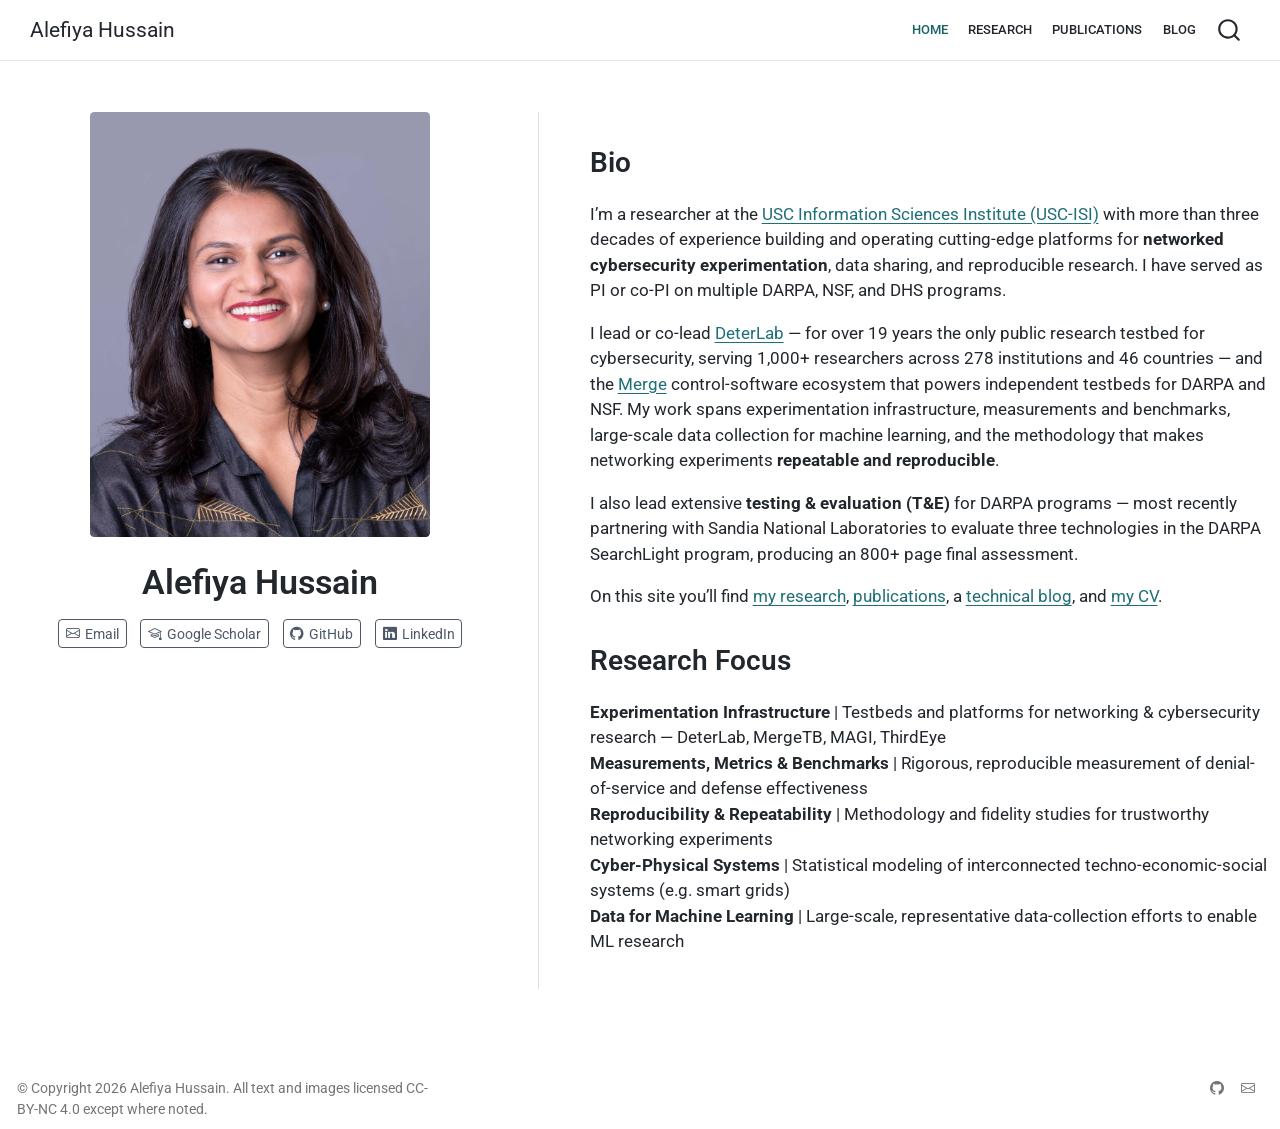
<file: index.html>
<!DOCTYPE html>
<html xmlns="http://www.w3.org/1999/xhtml" lang="en" xml:lang="en"><head>

<meta charset="utf-8">
<meta name="generator" content="quarto-1.9.38">

<meta name="viewport" content="width=device-width, initial-scale=1.0, user-scalable=yes">


<title>Alefiya Hussain</title>
<style>
/* Default styles provided by pandoc.
** See https://pandoc.org/MANUAL.html#variables-for-html for config info.
*/
code{white-space: pre-wrap;}
span.smallcaps{font-variant: small-caps;}
div.columns{display: flex; gap: min(4vw, 1.5em);}
div.column{flex: auto; overflow-x: auto;}
div.hanging-indent{margin-left: 1.5em; text-indent: -1.5em;}
ul.task-list{list-style: none;}
ul.task-list li input[type="checkbox"] {
  width: 0.8em;
  margin: 0 0.8em 0.2em -1em; /* quarto-specific, see https://github.com/quarto-dev/quarto-cli/issues/4556 */ 
  vertical-align: middle;
}
</style>


<script src="site_libs/quarto-nav/quarto-nav.js"></script>
<script src="site_libs/quarto-nav/headroom.min.js"></script>
<script src="site_libs/clipboard/clipboard.min.js"></script>
<script src="site_libs/quarto-search/autocomplete.umd.js"></script>
<script src="site_libs/quarto-search/fuse.min.js"></script>
<script src="site_libs/quarto-search/quarto-search.js"></script>
<meta name="quarto:offset" content="./">
<script src="site_libs/quarto-html/quarto.js" type="module"></script>
<script src="site_libs/quarto-html/tabsets/tabsets.js" type="module"></script>
<script src="site_libs/quarto-html/popper.min.js"></script>
<script src="site_libs/quarto-html/tippy.umd.min.js"></script>
<link href="site_libs/quarto-html/tippy.css" rel="stylesheet">
<link href="site_libs/quarto-html/quarto-syntax-highlighting-15634bcf2e68342d4ad2dfa704d543f6.css" rel="stylesheet" id="quarto-text-highlighting-styles">
<script src="site_libs/bootstrap/bootstrap.min.js"></script>
<link href="site_libs/bootstrap/bootstrap-icons.css" rel="stylesheet">
<link href="site_libs/bootstrap/bootstrap-ed3dc5c6a35fa86166fe4016ddd47a6c.min.css" rel="stylesheet" append-hash="true" id="quarto-bootstrap" data-mode="light">
<script id="quarto-search-options" type="application/json">{
  "location": "navbar",
  "copy-button": false,
  "collapse-after": 3,
  "panel-placement": "end",
  "type": "overlay",
  "limit": 50,
  "keyboard-shortcut": [
    "f",
    "/",
    "s"
  ],
  "show-item-context": false,
  "language": {
    "search-no-results-text": "No results",
    "search-matching-documents-text": "matching documents",
    "search-copy-link-title": "Copy link to search",
    "search-hide-matches-text": "Hide additional matches",
    "search-more-match-text": "more match in this document",
    "search-more-matches-text": "more matches in this document",
    "search-clear-button-title": "Clear",
    "search-text-placeholder": "",
    "search-detached-cancel-button-title": "Cancel",
    "search-submit-button-title": "Submit",
    "search-label": "Search"
  }
}</script>


<link rel="stylesheet" href="styles.css">
<meta property="og:title" content="Alefiya Hussain">
<meta property="og:image" content="https://alefiyahussain.github.io/profile.jpg">
<meta property="og:site_name" content="Alefiya Hussain">
<meta property="og:locale" content="en_US">
</head>

<body class="nav-fixed fullcontent quarto-light">

<div id="quarto-search-results"></div>
  <header id="quarto-header" class="headroom fixed-top">
    <nav class="navbar navbar-expand-lg " data-bs-theme="dark">
      <div class="navbar-container container-fluid">
      <div class="navbar-brand-container mx-auto">
    <a class="navbar-brand" href="./index.html">
    <span class="navbar-title">Alefiya Hussain</span>
    </a>
  </div>
            <div id="quarto-search" class="" title="Search"></div>
          <button class="navbar-toggler" type="button" data-bs-toggle="collapse" data-bs-target="#navbarCollapse" aria-controls="navbarCollapse" role="menu" aria-expanded="false" aria-label="Toggle navigation" onclick="if (window.quartoToggleHeadroom) { window.quartoToggleHeadroom(); }">
  <span class="navbar-toggler-icon"></span>
</button>
          <div class="collapse navbar-collapse" id="navbarCollapse">
            <ul class="navbar-nav navbar-nav-scroll ms-auto">
  <li class="nav-item">
    <a class="nav-link active" href="./index.html" aria-current="page"> 
<span class="menu-text">Home</span></a>
  </li>  
  <li class="nav-item">
    <a class="nav-link" href="./research.html"> 
<span class="menu-text">Research</span></a>
  </li>  
  <li class="nav-item">
    <a class="nav-link" href="./publications.html"> 
<span class="menu-text">Publications</span></a>
  </li>  
  <li class="nav-item">
    <a class="nav-link" href="./blog.html"> 
<span class="menu-text">Blog</span></a>
  </li>  
</ul>
          </div> <!-- /navcollapse -->
            <div class="quarto-navbar-tools">
</div>
      </div> <!-- /container-fluid -->
    </nav>
</header>
<!-- content -->
<div id="quarto-content" class="quarto-container page-columns page-rows-contents page-layout-article page-navbar">
<!-- sidebar -->
<!-- margin-sidebar -->
    
<!-- main -->
<div class="quarto-about-trestles page-columns page-full">
  <div class="about-entity">
    <img src="profile.jpg" class="about-image
  rounded " style="width: 20em;">
<header id="title-block-header" class="quarto-title-block default">
<div class="quarto-title">
<h1 class="title">Alefiya Hussain</h1>
</div>
<div class="quarto-title-meta">
  </div>
</header>
    <div class="about-links">
  <a href="mailto:alefiyah@usc.edu" class="about-link" rel="" target="">
    <i class="bi bi-envelope"></i>
     <span class="about-link-text">Email</span>
  </a>
  <a href="https://scholar.google.com/citations?hl=en&amp;user=s19cFiwAAAAJ" class="about-link" rel="" target="">
    <i class="bi bi-mortarboard"></i>
     <span class="about-link-text">Google Scholar</span>
  </a>
  <a href="https://github.com/alefiyahussain" class="about-link" rel="" target="">
    <i class="bi bi-github"></i>
     <span class="about-link-text">GitHub</span>
  </a>
  <a href="https://www.linkedin.com/alefiyahussain" class="about-link" rel="" target="">
    <i class="bi bi-linkedin"></i>
     <span class="about-link-text">LinkedIn</span>
  </a>
</div>
  </div>
  <div class="about-contents page-columns page-full"><main class="content page-columns page-full" id="quarto-document-content">
<div class="column-page">
<section id="bio" class="level2">
<h2 data-anchor-id="bio">Bio</h2>
<p>I’m a researcher at the <a href="https://www.isi.edu">USC Information Sciences Institute (USC-ISI)</a> with more than three decades of experience building and operating cutting-edge platforms for <strong>networked cybersecurity experimentation</strong>, data sharing, and reproducible research. I have served as PI or co-PI on multiple DARPA, NSF, and DHS programs.</p>
<p>I lead or co-lead <strong><a href="https://deterlab.net">DeterLab</a></strong> — for over 19 years the only public research testbed for cybersecurity, serving 1,000+ researchers across 278 institutions and 46 countries — and the <strong><a href="https://mergetb.org">Merge</a></strong> control-software ecosystem that powers independent testbeds for DARPA and NSF. My work spans experimentation infrastructure, measurements and benchmarks, large-scale data collection for machine learning, and the methodology that makes networking experiments <strong>repeatable and reproducible</strong>.</p>
<p>I also lead extensive <strong>testing &amp; evaluation (T&amp;E)</strong> for DARPA programs — most recently partnering with Sandia National Laboratories to evaluate three technologies in the DARPA SearchLight program, producing an 800+ page final assessment.</p>
<p>On this site you’ll find <a href="research.html">my research</a>, <a href="publications.html">publications</a>, a <a href="blog.html">technical blog</a>, and <a href="cv.pdf">my CV</a>.</p>
<p>
</p>
</section>
<section id="research-focus" class="level2">
<h2 data-anchor-id="research-focus">Research Focus</h2>
<p><strong>Experimentation Infrastructure</strong> | Testbeds and platforms for networking &amp; cybersecurity research — DeterLab, MergeTB, MAGI, ThirdEye <br> <strong>Measurements, Metrics &amp; Benchmarks</strong> | Rigorous, reproducible measurement of denial-of-service and defense effectiveness <br> <strong>Reproducibility &amp; Repeatability</strong> | Methodology and fidelity studies for trustworthy networking experiments <br> <strong>Cyber-Physical Systems</strong> | Statistical modeling of interconnected techno-economic-social systems (e.g.&nbsp;smart grids) <br> <strong>Data for Machine Learning</strong> | Large-scale, representative data-collection efforts to enable ML research</p>
</section>
</div>


</main></div>
</div>
 <!-- /main -->
<script id="quarto-html-after-body" type="application/javascript">
  window.document.addEventListener("DOMContentLoaded", function (event) {
    const isCodeAnnotation = (el) => {
      for (const clz of el.classList) {
        if (clz.startsWith('code-annotation-')) {                     
          return true;
        }
      }
      return false;
    }
    const onCopySuccess = function(e) {
      // button target
      const button = e.trigger;
      // don't keep focus
      button.blur();
      // flash "checked"
      button.classList.add('code-copy-button-checked');
      var currentTitle = button.getAttribute("title");
      button.setAttribute("title", "Copied!");
      let tooltip;
      if (window.bootstrap) {
        button.setAttribute("data-bs-toggle", "tooltip");
        button.setAttribute("data-bs-placement", "left");
        button.setAttribute("data-bs-title", "Copied!");
        tooltip = new bootstrap.Tooltip(button, 
          { trigger: "manual", 
            customClass: "code-copy-button-tooltip",
            offset: [0, -8]});
        tooltip.show();    
      }
      setTimeout(function() {
        if (tooltip) {
          tooltip.hide();
          button.removeAttribute("data-bs-title");
          button.removeAttribute("data-bs-toggle");
          button.removeAttribute("data-bs-placement");
        }
        button.setAttribute("title", currentTitle);
        button.classList.remove('code-copy-button-checked');
      }, 1000);
      // clear code selection
      e.clearSelection();
    }
    const getTextToCopy = function(trigger) {
      const outerScaffold = trigger.parentElement.cloneNode(true);
      const codeEl = outerScaffold.querySelector('code');
      for (const childEl of codeEl.children) {
        if (isCodeAnnotation(childEl)) {
          childEl.remove();
        }
      }
      return codeEl.innerText;
    }
    const clipboard = new window.ClipboardJS('.code-copy-button:not([data-in-quarto-modal])', {
      text: getTextToCopy
    });
    clipboard.on('success', onCopySuccess);
    if (window.document.getElementById('quarto-embedded-source-code-modal')) {
      const clipboardModal = new window.ClipboardJS('.code-copy-button[data-in-quarto-modal]', {
        text: getTextToCopy,
        container: window.document.getElementById('quarto-embedded-source-code-modal')
      });
      clipboardModal.on('success', onCopySuccess);
    }
      var localhostRegex = new RegExp(/^(?:http|https):\/\/localhost\:?[0-9]*\//);
      var mailtoRegex = new RegExp(/^mailto:/);
        var filterRegex = new RegExp("https:\/\/alefiyahussain\.github\.io");
      var isInternal = (href) => {
          return filterRegex.test(href) || localhostRegex.test(href) || mailtoRegex.test(href);
      }
      // Inspect non-navigation links and adorn them if external
     var links = window.document.querySelectorAll('a[href]:not(.nav-link):not(.navbar-brand):not(.toc-action):not(.sidebar-link):not(.sidebar-item-toggle):not(.pagination-link):not(.no-external):not([aria-hidden]):not(.dropdown-item):not(.quarto-navigation-tool):not(.about-link)');
      for (var i=0; i<links.length; i++) {
        const link = links[i];
        if (!isInternal(link.href)) {
          // undo the damage that might have been done by quarto-nav.js in the case of
          // links that we want to consider external
          if (link.dataset.originalHref !== undefined) {
            link.href = link.dataset.originalHref;
          }
        }
      }
    function tippyHover(el, contentFn, onTriggerFn, onUntriggerFn) {
      const config = {
        allowHTML: true,
        maxWidth: 500,
        delay: 100,
        arrow: false,
        appendTo: function(el) {
            return el.parentElement;
        },
        interactive: true,
        interactiveBorder: 10,
        theme: 'quarto',
        placement: 'bottom-start',
      };
      if (contentFn) {
        config.content = contentFn;
      }
      if (onTriggerFn) {
        config.onTrigger = onTriggerFn;
      }
      if (onUntriggerFn) {
        config.onUntrigger = onUntriggerFn;
      }
      window.tippy(el, config); 
    }
    const noterefs = window.document.querySelectorAll('a[role="doc-noteref"]');
    for (var i=0; i<noterefs.length; i++) {
      const ref = noterefs[i];
      tippyHover(ref, function() {
        // use id or data attribute instead here
        let href = ref.getAttribute('data-footnote-href') || ref.getAttribute('href');
        try { href = new URL(href).hash; } catch {}
        const id = href.replace(/^#\/?/, "");
        const note = window.document.getElementById(id);
        if (note) {
          return note.innerHTML;
        } else {
          return "";
        }
      });
    }
    const xrefs = window.document.querySelectorAll('a.quarto-xref');
    const processXRef = (id, note) => {
      // Strip column container classes
      const stripColumnClz = (el) => {
        el.classList.remove("page-full", "page-columns");
        if (el.children) {
          for (const child of el.children) {
            stripColumnClz(child);
          }
        }
      }
      stripColumnClz(note)
      if (id === null || id.startsWith('sec-')) {
        // Special case sections, only their first couple elements
        const container = document.createElement("div");
        if (note.children && note.children.length > 2) {
          container.appendChild(note.children[0].cloneNode(true));
          for (let i = 1; i < note.children.length; i++) {
            const child = note.children[i];
            if (child.tagName === "P" && child.innerText === "") {
              continue;
            } else {
              container.appendChild(child.cloneNode(true));
              break;
            }
          }
          if (window.Quarto?.typesetMath) {
            window.Quarto.typesetMath(container);
          }
          return container.innerHTML
        } else {
          if (window.Quarto?.typesetMath) {
            window.Quarto.typesetMath(note);
          }
          return note.innerHTML;
        }
      } else {
        // Remove any anchor links if they are present
        const anchorLink = note.querySelector('a.anchorjs-link');
        if (anchorLink) {
          anchorLink.remove();
        }
        if (window.Quarto?.typesetMath) {
          window.Quarto.typesetMath(note);
        }
        if (note.classList.contains("callout")) {
          return note.outerHTML;
        } else {
          return note.innerHTML;
        }
      }
    }
    for (var i=0; i<xrefs.length; i++) {
      const xref = xrefs[i];
      tippyHover(xref, undefined, function(instance) {
        instance.disable();
        let url = xref.getAttribute('href');
        let hash = undefined; 
        if (url.startsWith('#')) {
          hash = url;
        } else {
          try { hash = new URL(url).hash; } catch {}
        }
        if (hash) {
          const id = hash.replace(/^#\/?/, "");
          const note = window.document.getElementById(id);
          if (note !== null) {
            try {
              const html = processXRef(id, note.cloneNode(true));
              instance.setContent(html);
            } finally {
              instance.enable();
              instance.show();
            }
          } else {
            // See if we can fetch this
            fetch(url.split('#')[0])
            .then(res => res.text())
            .then(html => {
              const parser = new DOMParser();
              const htmlDoc = parser.parseFromString(html, "text/html");
              const note = htmlDoc.getElementById(id);
              if (note !== null) {
                const html = processXRef(id, note);
                instance.setContent(html);
              } 
            }).finally(() => {
              instance.enable();
              instance.show();
            });
          }
        } else {
          // See if we can fetch a full url (with no hash to target)
          // This is a special case and we should probably do some content thinning / targeting
          fetch(url)
          .then(res => res.text())
          .then(html => {
            const parser = new DOMParser();
            const htmlDoc = parser.parseFromString(html, "text/html");
            const note = htmlDoc.querySelector('main.content');
            if (note !== null) {
              // This should only happen for chapter cross references
              // (since there is no id in the URL)
              // remove the first header
              if (note.children.length > 0 && note.children[0].tagName === "HEADER") {
                note.children[0].remove();
              }
              const html = processXRef(null, note);
              instance.setContent(html);
            } 
          }).finally(() => {
            instance.enable();
            instance.show();
          });
        }
      }, function(instance) {
      });
    }
        let selectedAnnoteEl;
        const selectorForAnnotation = ( cell, annotation) => {
          let cellAttr = 'data-code-cell="' + cell + '"';
          let lineAttr = 'data-code-annotation="' +  annotation + '"';
          const selector = 'span[' + cellAttr + '][' + lineAttr + ']';
          return selector;
        }
        const selectCodeLines = (annoteEl) => {
          const doc = window.document;
          const targetCell = annoteEl.getAttribute("data-target-cell");
          const targetAnnotation = annoteEl.getAttribute("data-target-annotation");
          const annoteSpan = window.document.querySelector(selectorForAnnotation(targetCell, targetAnnotation));
          const lines = annoteSpan.getAttribute("data-code-lines").split(",");
          const lineIds = lines.map((line) => {
            return targetCell + "-" + line;
          })
          let top = null;
          let height = null;
          let parent = null;
          if (lineIds.length > 0) {
              //compute the position of the single el (top and bottom and make a div)
              const el = window.document.getElementById(lineIds[0]);
              top = el.offsetTop;
              height = el.offsetHeight;
              parent = el.parentElement.parentElement;
            if (lineIds.length > 1) {
              const lastEl = window.document.getElementById(lineIds[lineIds.length - 1]);
              const bottom = lastEl.offsetTop + lastEl.offsetHeight;
              height = bottom - top;
            }
            if (top !== null && height !== null && parent !== null) {
              // cook up a div (if necessary) and position it 
              let div = window.document.getElementById("code-annotation-line-highlight");
              if (div === null) {
                div = window.document.createElement("div");
                div.setAttribute("id", "code-annotation-line-highlight");
                div.style.position = 'absolute';
                parent.appendChild(div);
              }
              div.style.top = top - 2 + "px";
              div.style.height = height + 4 + "px";
              div.style.left = 0;
              let gutterDiv = window.document.getElementById("code-annotation-line-highlight-gutter");
              if (gutterDiv === null) {
                gutterDiv = window.document.createElement("div");
                gutterDiv.setAttribute("id", "code-annotation-line-highlight-gutter");
                gutterDiv.style.position = 'absolute';
                const codeCell = window.document.getElementById(targetCell);
                const gutter = codeCell.querySelector('.code-annotation-gutter');
                gutter.appendChild(gutterDiv);
              }
              gutterDiv.style.top = top - 2 + "px";
              gutterDiv.style.height = height + 4 + "px";
            }
            selectedAnnoteEl = annoteEl;
          }
        };
        const unselectCodeLines = () => {
          const elementsIds = ["code-annotation-line-highlight", "code-annotation-line-highlight-gutter"];
          elementsIds.forEach((elId) => {
            const div = window.document.getElementById(elId);
            if (div) {
              div.remove();
            }
          });
          selectedAnnoteEl = undefined;
        };
          // Handle positioning of the toggle
      window.addEventListener(
        "resize",
        throttle(() => {
          elRect = undefined;
          if (selectedAnnoteEl) {
            selectCodeLines(selectedAnnoteEl);
          }
        }, 10)
      );
      function throttle(fn, ms) {
      let throttle = false;
      let timer;
        return (...args) => {
          if(!throttle) { // first call gets through
              fn.apply(this, args);
              throttle = true;
          } else { // all the others get throttled
              if(timer) clearTimeout(timer); // cancel #2
              timer = setTimeout(() => {
                fn.apply(this, args);
                timer = throttle = false;
              }, ms);
          }
        };
      }
        // Attach click handler to the DT
        const annoteDls = window.document.querySelectorAll('dt[data-target-cell]');
        for (const annoteDlNode of annoteDls) {
          annoteDlNode.addEventListener('click', (event) => {
            const clickedEl = event.target;
            if (clickedEl !== selectedAnnoteEl) {
              unselectCodeLines();
              const activeEl = window.document.querySelector('dt[data-target-cell].code-annotation-active');
              if (activeEl) {
                activeEl.classList.remove('code-annotation-active');
              }
              selectCodeLines(clickedEl);
              clickedEl.classList.add('code-annotation-active');
            } else {
              // Unselect the line
              unselectCodeLines();
              clickedEl.classList.remove('code-annotation-active');
            }
          });
        }
    const findCites = (el) => {
      const parentEl = el.parentElement;
      if (parentEl) {
        const cites = parentEl.dataset.cites;
        if (cites) {
          return {
            el,
            cites: cites.split(' ')
          };
        } else {
          return findCites(el.parentElement)
        }
      } else {
        return undefined;
      }
    };
    var bibliorefs = window.document.querySelectorAll('a[role="doc-biblioref"]');
    for (var i=0; i<bibliorefs.length; i++) {
      const ref = bibliorefs[i];
      const citeInfo = findCites(ref);
      if (citeInfo) {
        tippyHover(citeInfo.el, function() {
          var popup = window.document.createElement('div');
          citeInfo.cites.forEach(function(cite) {
            var citeDiv = window.document.createElement('div');
            citeDiv.classList.add('hanging-indent');
            citeDiv.classList.add('csl-entry');
            var biblioDiv = window.document.getElementById('ref-' + cite);
            if (biblioDiv) {
              citeDiv.innerHTML = biblioDiv.innerHTML;
            }
            popup.appendChild(citeDiv);
          });
          return popup.innerHTML;
        });
      }
    }
  });
  </script>
</div> <!-- /content -->
<footer class="footer">
  <div class="nav-footer">
    <div class="nav-footer-left">
<p>© Copyright 2026 Alefiya Hussain. All text and images licensed CC-BY-NC 4.0 except where noted.</p>
</div>   
    <div class="nav-footer-center">
      &nbsp;
    </div>
    <div class="nav-footer-right">
      <ul class="footer-items list-unstyled">
    <li class="nav-item compact">
    <a class="nav-link" href="https://github.com/alefiyahussain">
      <i class="bi bi-github" role="img">
</i> 
    </a>
  </li>  
    <li class="nav-item compact">
    <a class="nav-link" href="mailto:alefiyah@usc.edu">
      <i class="bi bi-envelope" role="img">
</i> 
    </a>
  </li>  
</ul>
    </div>
  </div>
</footer>




</body></html>
</file>
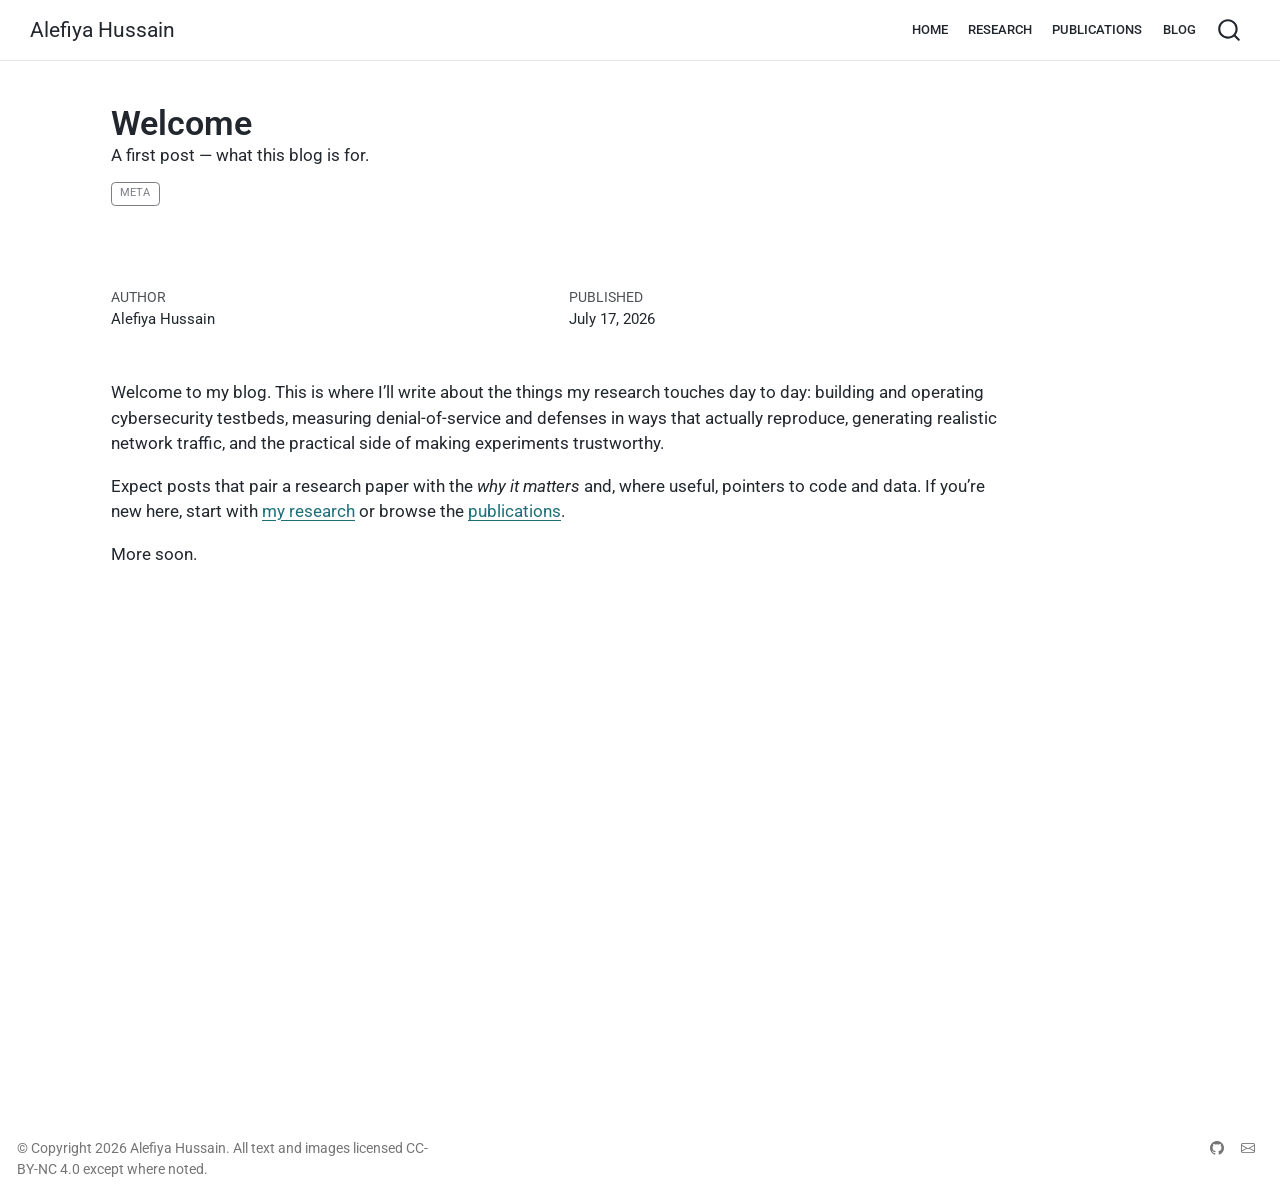
<file: posts/welcome/index.html>
<!DOCTYPE html>
<html xmlns="http://www.w3.org/1999/xhtml" lang="en" xml:lang="en"><head>

<meta charset="utf-8">
<meta name="generator" content="quarto-1.9.38">

<meta name="viewport" content="width=device-width, initial-scale=1.0, user-scalable=yes">

<meta name="author" content="Alefiya Hussain">
<meta name="dcterms.date" content="2026-07-17">
<meta name="description" content="A first post — what this blog is for.">

<title>Welcome – Alefiya Hussain</title>
<style>
/* Default styles provided by pandoc.
** See https://pandoc.org/MANUAL.html#variables-for-html for config info.
*/
code{white-space: pre-wrap;}
span.smallcaps{font-variant: small-caps;}
div.columns{display: flex; gap: min(4vw, 1.5em);}
div.column{flex: auto; overflow-x: auto;}
div.hanging-indent{margin-left: 1.5em; text-indent: -1.5em;}
ul.task-list{list-style: none;}
ul.task-list li input[type="checkbox"] {
  width: 0.8em;
  margin: 0 0.8em 0.2em -1em; /* quarto-specific, see https://github.com/quarto-dev/quarto-cli/issues/4556 */ 
  vertical-align: middle;
}
</style>


<script src="../../site_libs/quarto-nav/quarto-nav.js"></script>
<script src="../../site_libs/quarto-nav/headroom.min.js"></script>
<script src="../../site_libs/clipboard/clipboard.min.js"></script>
<script src="../../site_libs/quarto-search/autocomplete.umd.js"></script>
<script src="../../site_libs/quarto-search/fuse.min.js"></script>
<script src="../../site_libs/quarto-search/quarto-search.js"></script>
<meta name="quarto:offset" content="../../">
<script src="../../site_libs/quarto-html/quarto.js" type="module"></script>
<script src="../../site_libs/quarto-html/tabsets/tabsets.js" type="module"></script>
<script src="../../site_libs/quarto-html/popper.min.js"></script>
<script src="../../site_libs/quarto-html/tippy.umd.min.js"></script>
<script src="../../site_libs/quarto-html/anchor.min.js"></script>
<link href="../../site_libs/quarto-html/tippy.css" rel="stylesheet">
<link href="../../site_libs/quarto-html/quarto-syntax-highlighting-15634bcf2e68342d4ad2dfa704d543f6.css" rel="stylesheet" id="quarto-text-highlighting-styles">
<script src="../../site_libs/bootstrap/bootstrap.min.js"></script>
<link href="../../site_libs/bootstrap/bootstrap-icons.css" rel="stylesheet">
<link href="../../site_libs/bootstrap/bootstrap-ed3dc5c6a35fa86166fe4016ddd47a6c.min.css" rel="stylesheet" append-hash="true" id="quarto-bootstrap" data-mode="light">
<script id="quarto-search-options" type="application/json">{
  "location": "navbar",
  "copy-button": false,
  "collapse-after": 3,
  "panel-placement": "end",
  "type": "overlay",
  "limit": 50,
  "keyboard-shortcut": [
    "f",
    "/",
    "s"
  ],
  "show-item-context": false,
  "language": {
    "search-no-results-text": "No results",
    "search-matching-documents-text": "matching documents",
    "search-copy-link-title": "Copy link to search",
    "search-hide-matches-text": "Hide additional matches",
    "search-more-match-text": "more match in this document",
    "search-more-matches-text": "more matches in this document",
    "search-clear-button-title": "Clear",
    "search-text-placeholder": "",
    "search-detached-cancel-button-title": "Cancel",
    "search-submit-button-title": "Submit",
    "search-label": "Search"
  }
}</script>


<link rel="stylesheet" href="../../styles.css">
<meta property="og:title" content="Welcome – Alefiya Hussain">
<meta property="og:description" content="A first post — what this blog is for.">
<meta property="og:site_name" content="Alefiya Hussain">
<meta property="og:locale" content="en_US">
</head>

<body class="nav-fixed quarto-light">

<div id="quarto-search-results"></div>
  <header id="quarto-header" class="headroom fixed-top quarto-banner">
    <nav class="navbar navbar-expand-lg " data-bs-theme="dark">
      <div class="navbar-container container-fluid">
      <div class="navbar-brand-container mx-auto">
    <a class="navbar-brand" href="../../index.html">
    <span class="navbar-title">Alefiya Hussain</span>
    </a>
  </div>
            <div id="quarto-search" class="" title="Search"></div>
          <button class="navbar-toggler" type="button" data-bs-toggle="collapse" data-bs-target="#navbarCollapse" aria-controls="navbarCollapse" role="menu" aria-expanded="false" aria-label="Toggle navigation" onclick="if (window.quartoToggleHeadroom) { window.quartoToggleHeadroom(); }">
  <span class="navbar-toggler-icon"></span>
</button>
          <div class="collapse navbar-collapse" id="navbarCollapse">
            <ul class="navbar-nav navbar-nav-scroll ms-auto">
  <li class="nav-item">
    <a class="nav-link" href="../../index.html"> 
<span class="menu-text">Home</span></a>
  </li>  
  <li class="nav-item">
    <a class="nav-link" href="../../research.html"> 
<span class="menu-text">Research</span></a>
  </li>  
  <li class="nav-item">
    <a class="nav-link" href="../../publications.html"> 
<span class="menu-text">Publications</span></a>
  </li>  
  <li class="nav-item">
    <a class="nav-link" href="../../blog.html"> 
<span class="menu-text">Blog</span></a>
  </li>  
</ul>
          </div> <!-- /navcollapse -->
            <div class="quarto-navbar-tools">
</div>
      </div> <!-- /container-fluid -->
    </nav>
</header>
<!-- content -->
<header id="title-block-header" class="quarto-title-block default page-columns page-full">
  <div class="quarto-title-banner page-columns page-full">
    <div class="quarto-title column-body">
      <h1 class="title">Welcome</h1>
                  <div>
        <div class="description">
          A first post — what this blog is for.
        </div>
      </div>
                          <div class="quarto-categories">
                <div class="quarto-category">meta</div>
              </div>
                  </div>
  </div>
    
  
  <div class="quarto-title-meta">

      <div>
      <div class="quarto-title-meta-heading">Author</div>
      <div class="quarto-title-meta-contents">
               <p>Alefiya Hussain </p>
            </div>
    </div>
      
      <div>
      <div class="quarto-title-meta-heading">Published</div>
      <div class="quarto-title-meta-contents">
        <p class="date">July 17, 2026</p>
      </div>
    </div>
    
      
    </div>
    
  
  </header><div id="quarto-content" class="quarto-container page-columns page-rows-contents page-layout-article page-navbar">
<!-- sidebar -->
<!-- margin-sidebar -->
    <div id="quarto-margin-sidebar" class="sidebar margin-sidebar zindex-bottom">
        
    </div>
<!-- main -->
<main class="content quarto-banner-title-block" id="quarto-document-content">





<p>Welcome to my blog. This is where I’ll write about the things my research touches day to day: building and operating cybersecurity testbeds, measuring denial-of-service and defenses in ways that actually reproduce, generating realistic network traffic, and the practical side of making experiments trustworthy.</p>
<p>Expect posts that pair a research paper with the <em>why it matters</em> and, where useful, pointers to code and data. If you’re new here, start with <a href="../../research.html">my research</a> or browse the <a href="../../publications.html">publications</a>.</p>
<p>More soon.</p>



</main> <!-- /main -->
<script id="quarto-html-after-body" type="application/javascript">
  window.document.addEventListener("DOMContentLoaded", function (event) {
    const icon = "";
    const anchorJS = new window.AnchorJS();
    anchorJS.options = {
      placement: 'right',
      icon: icon
    };
    anchorJS.add('.anchored');
    const isCodeAnnotation = (el) => {
      for (const clz of el.classList) {
        if (clz.startsWith('code-annotation-')) {                     
          return true;
        }
      }
      return false;
    }
    const onCopySuccess = function(e) {
      // button target
      const button = e.trigger;
      // don't keep focus
      button.blur();
      // flash "checked"
      button.classList.add('code-copy-button-checked');
      var currentTitle = button.getAttribute("title");
      button.setAttribute("title", "Copied!");
      let tooltip;
      if (window.bootstrap) {
        button.setAttribute("data-bs-toggle", "tooltip");
        button.setAttribute("data-bs-placement", "left");
        button.setAttribute("data-bs-title", "Copied!");
        tooltip = new bootstrap.Tooltip(button, 
          { trigger: "manual", 
            customClass: "code-copy-button-tooltip",
            offset: [0, -8]});
        tooltip.show();    
      }
      setTimeout(function() {
        if (tooltip) {
          tooltip.hide();
          button.removeAttribute("data-bs-title");
          button.removeAttribute("data-bs-toggle");
          button.removeAttribute("data-bs-placement");
        }
        button.setAttribute("title", currentTitle);
        button.classList.remove('code-copy-button-checked');
      }, 1000);
      // clear code selection
      e.clearSelection();
    }
    const getTextToCopy = function(trigger) {
      const outerScaffold = trigger.parentElement.cloneNode(true);
      const codeEl = outerScaffold.querySelector('code');
      for (const childEl of codeEl.children) {
        if (isCodeAnnotation(childEl)) {
          childEl.remove();
        }
      }
      return codeEl.innerText;
    }
    const clipboard = new window.ClipboardJS('.code-copy-button:not([data-in-quarto-modal])', {
      text: getTextToCopy
    });
    clipboard.on('success', onCopySuccess);
    if (window.document.getElementById('quarto-embedded-source-code-modal')) {
      const clipboardModal = new window.ClipboardJS('.code-copy-button[data-in-quarto-modal]', {
        text: getTextToCopy,
        container: window.document.getElementById('quarto-embedded-source-code-modal')
      });
      clipboardModal.on('success', onCopySuccess);
    }
      var localhostRegex = new RegExp(/^(?:http|https):\/\/localhost\:?[0-9]*\//);
      var mailtoRegex = new RegExp(/^mailto:/);
        var filterRegex = new RegExp("https:\/\/alefiyahussain\.github\.io");
      var isInternal = (href) => {
          return filterRegex.test(href) || localhostRegex.test(href) || mailtoRegex.test(href);
      }
      // Inspect non-navigation links and adorn them if external
     var links = window.document.querySelectorAll('a[href]:not(.nav-link):not(.navbar-brand):not(.toc-action):not(.sidebar-link):not(.sidebar-item-toggle):not(.pagination-link):not(.no-external):not([aria-hidden]):not(.dropdown-item):not(.quarto-navigation-tool):not(.about-link)');
      for (var i=0; i<links.length; i++) {
        const link = links[i];
        if (!isInternal(link.href)) {
          // undo the damage that might have been done by quarto-nav.js in the case of
          // links that we want to consider external
          if (link.dataset.originalHref !== undefined) {
            link.href = link.dataset.originalHref;
          }
        }
      }
    function tippyHover(el, contentFn, onTriggerFn, onUntriggerFn) {
      const config = {
        allowHTML: true,
        maxWidth: 500,
        delay: 100,
        arrow: false,
        appendTo: function(el) {
            return el.parentElement;
        },
        interactive: true,
        interactiveBorder: 10,
        theme: 'quarto',
        placement: 'bottom-start',
      };
      if (contentFn) {
        config.content = contentFn;
      }
      if (onTriggerFn) {
        config.onTrigger = onTriggerFn;
      }
      if (onUntriggerFn) {
        config.onUntrigger = onUntriggerFn;
      }
      window.tippy(el, config); 
    }
    const noterefs = window.document.querySelectorAll('a[role="doc-noteref"]');
    for (var i=0; i<noterefs.length; i++) {
      const ref = noterefs[i];
      tippyHover(ref, function() {
        // use id or data attribute instead here
        let href = ref.getAttribute('data-footnote-href') || ref.getAttribute('href');
        try { href = new URL(href).hash; } catch {}
        const id = href.replace(/^#\/?/, "");
        const note = window.document.getElementById(id);
        if (note) {
          return note.innerHTML;
        } else {
          return "";
        }
      });
    }
    const xrefs = window.document.querySelectorAll('a.quarto-xref');
    const processXRef = (id, note) => {
      // Strip column container classes
      const stripColumnClz = (el) => {
        el.classList.remove("page-full", "page-columns");
        if (el.children) {
          for (const child of el.children) {
            stripColumnClz(child);
          }
        }
      }
      stripColumnClz(note)
      if (id === null || id.startsWith('sec-')) {
        // Special case sections, only their first couple elements
        const container = document.createElement("div");
        if (note.children && note.children.length > 2) {
          container.appendChild(note.children[0].cloneNode(true));
          for (let i = 1; i < note.children.length; i++) {
            const child = note.children[i];
            if (child.tagName === "P" && child.innerText === "") {
              continue;
            } else {
              container.appendChild(child.cloneNode(true));
              break;
            }
          }
          if (window.Quarto?.typesetMath) {
            window.Quarto.typesetMath(container);
          }
          return container.innerHTML
        } else {
          if (window.Quarto?.typesetMath) {
            window.Quarto.typesetMath(note);
          }
          return note.innerHTML;
        }
      } else {
        // Remove any anchor links if they are present
        const anchorLink = note.querySelector('a.anchorjs-link');
        if (anchorLink) {
          anchorLink.remove();
        }
        if (window.Quarto?.typesetMath) {
          window.Quarto.typesetMath(note);
        }
        if (note.classList.contains("callout")) {
          return note.outerHTML;
        } else {
          return note.innerHTML;
        }
      }
    }
    for (var i=0; i<xrefs.length; i++) {
      const xref = xrefs[i];
      tippyHover(xref, undefined, function(instance) {
        instance.disable();
        let url = xref.getAttribute('href');
        let hash = undefined; 
        if (url.startsWith('#')) {
          hash = url;
        } else {
          try { hash = new URL(url).hash; } catch {}
        }
        if (hash) {
          const id = hash.replace(/^#\/?/, "");
          const note = window.document.getElementById(id);
          if (note !== null) {
            try {
              const html = processXRef(id, note.cloneNode(true));
              instance.setContent(html);
            } finally {
              instance.enable();
              instance.show();
            }
          } else {
            // See if we can fetch this
            fetch(url.split('#')[0])
            .then(res => res.text())
            .then(html => {
              const parser = new DOMParser();
              const htmlDoc = parser.parseFromString(html, "text/html");
              const note = htmlDoc.getElementById(id);
              if (note !== null) {
                const html = processXRef(id, note);
                instance.setContent(html);
              } 
            }).finally(() => {
              instance.enable();
              instance.show();
            });
          }
        } else {
          // See if we can fetch a full url (with no hash to target)
          // This is a special case and we should probably do some content thinning / targeting
          fetch(url)
          .then(res => res.text())
          .then(html => {
            const parser = new DOMParser();
            const htmlDoc = parser.parseFromString(html, "text/html");
            const note = htmlDoc.querySelector('main.content');
            if (note !== null) {
              // This should only happen for chapter cross references
              // (since there is no id in the URL)
              // remove the first header
              if (note.children.length > 0 && note.children[0].tagName === "HEADER") {
                note.children[0].remove();
              }
              const html = processXRef(null, note);
              instance.setContent(html);
            } 
          }).finally(() => {
            instance.enable();
            instance.show();
          });
        }
      }, function(instance) {
      });
    }
        let selectedAnnoteEl;
        const selectorForAnnotation = ( cell, annotation) => {
          let cellAttr = 'data-code-cell="' + cell + '"';
          let lineAttr = 'data-code-annotation="' +  annotation + '"';
          const selector = 'span[' + cellAttr + '][' + lineAttr + ']';
          return selector;
        }
        const selectCodeLines = (annoteEl) => {
          const doc = window.document;
          const targetCell = annoteEl.getAttribute("data-target-cell");
          const targetAnnotation = annoteEl.getAttribute("data-target-annotation");
          const annoteSpan = window.document.querySelector(selectorForAnnotation(targetCell, targetAnnotation));
          const lines = annoteSpan.getAttribute("data-code-lines").split(",");
          const lineIds = lines.map((line) => {
            return targetCell + "-" + line;
          })
          let top = null;
          let height = null;
          let parent = null;
          if (lineIds.length > 0) {
              //compute the position of the single el (top and bottom and make a div)
              const el = window.document.getElementById(lineIds[0]);
              top = el.offsetTop;
              height = el.offsetHeight;
              parent = el.parentElement.parentElement;
            if (lineIds.length > 1) {
              const lastEl = window.document.getElementById(lineIds[lineIds.length - 1]);
              const bottom = lastEl.offsetTop + lastEl.offsetHeight;
              height = bottom - top;
            }
            if (top !== null && height !== null && parent !== null) {
              // cook up a div (if necessary) and position it 
              let div = window.document.getElementById("code-annotation-line-highlight");
              if (div === null) {
                div = window.document.createElement("div");
                div.setAttribute("id", "code-annotation-line-highlight");
                div.style.position = 'absolute';
                parent.appendChild(div);
              }
              div.style.top = top - 2 + "px";
              div.style.height = height + 4 + "px";
              div.style.left = 0;
              let gutterDiv = window.document.getElementById("code-annotation-line-highlight-gutter");
              if (gutterDiv === null) {
                gutterDiv = window.document.createElement("div");
                gutterDiv.setAttribute("id", "code-annotation-line-highlight-gutter");
                gutterDiv.style.position = 'absolute';
                const codeCell = window.document.getElementById(targetCell);
                const gutter = codeCell.querySelector('.code-annotation-gutter');
                gutter.appendChild(gutterDiv);
              }
              gutterDiv.style.top = top - 2 + "px";
              gutterDiv.style.height = height + 4 + "px";
            }
            selectedAnnoteEl = annoteEl;
          }
        };
        const unselectCodeLines = () => {
          const elementsIds = ["code-annotation-line-highlight", "code-annotation-line-highlight-gutter"];
          elementsIds.forEach((elId) => {
            const div = window.document.getElementById(elId);
            if (div) {
              div.remove();
            }
          });
          selectedAnnoteEl = undefined;
        };
          // Handle positioning of the toggle
      window.addEventListener(
        "resize",
        throttle(() => {
          elRect = undefined;
          if (selectedAnnoteEl) {
            selectCodeLines(selectedAnnoteEl);
          }
        }, 10)
      );
      function throttle(fn, ms) {
      let throttle = false;
      let timer;
        return (...args) => {
          if(!throttle) { // first call gets through
              fn.apply(this, args);
              throttle = true;
          } else { // all the others get throttled
              if(timer) clearTimeout(timer); // cancel #2
              timer = setTimeout(() => {
                fn.apply(this, args);
                timer = throttle = false;
              }, ms);
          }
        };
      }
        // Attach click handler to the DT
        const annoteDls = window.document.querySelectorAll('dt[data-target-cell]');
        for (const annoteDlNode of annoteDls) {
          annoteDlNode.addEventListener('click', (event) => {
            const clickedEl = event.target;
            if (clickedEl !== selectedAnnoteEl) {
              unselectCodeLines();
              const activeEl = window.document.querySelector('dt[data-target-cell].code-annotation-active');
              if (activeEl) {
                activeEl.classList.remove('code-annotation-active');
              }
              selectCodeLines(clickedEl);
              clickedEl.classList.add('code-annotation-active');
            } else {
              // Unselect the line
              unselectCodeLines();
              clickedEl.classList.remove('code-annotation-active');
            }
          });
        }
    const findCites = (el) => {
      const parentEl = el.parentElement;
      if (parentEl) {
        const cites = parentEl.dataset.cites;
        if (cites) {
          return {
            el,
            cites: cites.split(' ')
          };
        } else {
          return findCites(el.parentElement)
        }
      } else {
        return undefined;
      }
    };
    var bibliorefs = window.document.querySelectorAll('a[role="doc-biblioref"]');
    for (var i=0; i<bibliorefs.length; i++) {
      const ref = bibliorefs[i];
      const citeInfo = findCites(ref);
      if (citeInfo) {
        tippyHover(citeInfo.el, function() {
          var popup = window.document.createElement('div');
          citeInfo.cites.forEach(function(cite) {
            var citeDiv = window.document.createElement('div');
            citeDiv.classList.add('hanging-indent');
            citeDiv.classList.add('csl-entry');
            var biblioDiv = window.document.getElementById('ref-' + cite);
            if (biblioDiv) {
              citeDiv.innerHTML = biblioDiv.innerHTML;
            }
            popup.appendChild(citeDiv);
          });
          return popup.innerHTML;
        });
      }
    }
  });
  </script>
</div> <!-- /content -->
<footer class="footer">
  <div class="nav-footer">
    <div class="nav-footer-left">
<p>© Copyright 2026 Alefiya Hussain. All text and images licensed CC-BY-NC 4.0 except where noted.</p>
</div>   
    <div class="nav-footer-center">
      &nbsp;
    </div>
    <div class="nav-footer-right">
      <ul class="footer-items list-unstyled">
    <li class="nav-item compact">
    <a class="nav-link" href="https://github.com/alefiyahussain">
      <i class="bi bi-github" role="img">
</i> 
    </a>
  </li>  
    <li class="nav-item compact">
    <a class="nav-link" href="mailto:alefiyah@usc.edu">
      <i class="bi bi-envelope" role="img">
</i> 
    </a>
  </li>  
</ul>
    </div>
  </div>
</footer>




</body></html>
</file>
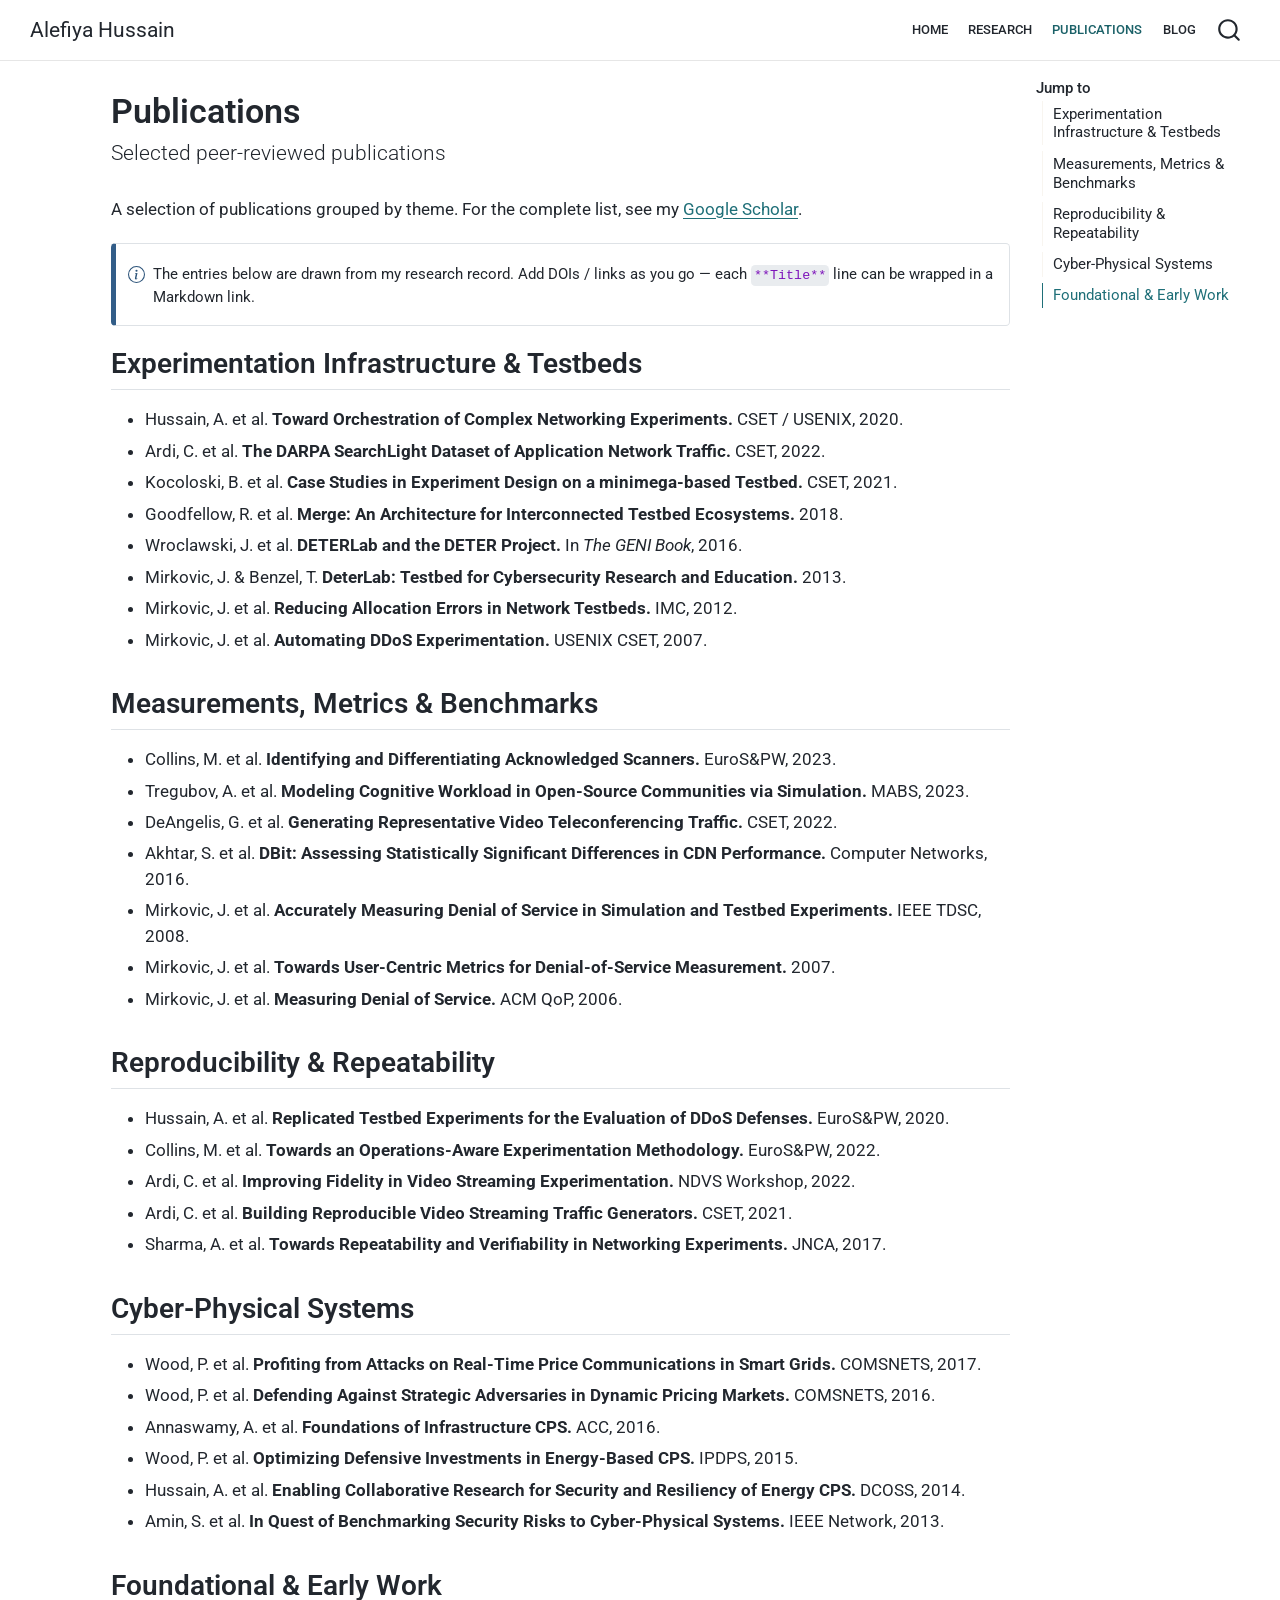
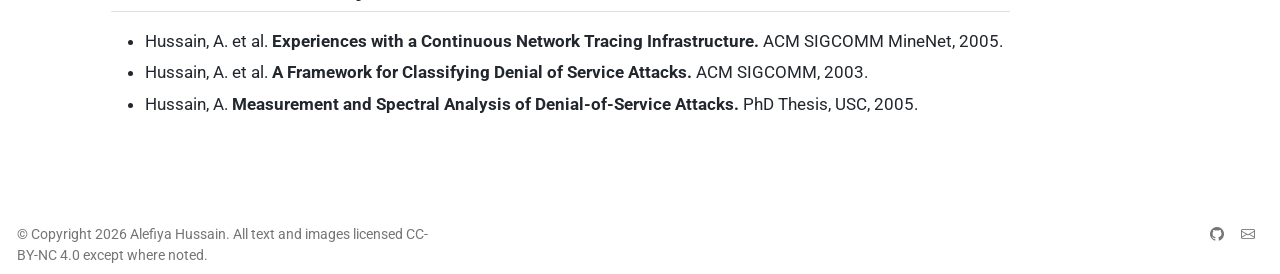
<file: publications.html>
<!DOCTYPE html>
<html xmlns="http://www.w3.org/1999/xhtml" lang="en" xml:lang="en"><head>

<meta charset="utf-8">
<meta name="generator" content="quarto-1.9.38">

<meta name="viewport" content="width=device-width, initial-scale=1.0, user-scalable=yes">


<title>Publications – Alefiya Hussain</title>
<style>
/* Default styles provided by pandoc.
** See https://pandoc.org/MANUAL.html#variables-for-html for config info.
*/
code{white-space: pre-wrap;}
span.smallcaps{font-variant: small-caps;}
div.columns{display: flex; gap: min(4vw, 1.5em);}
div.column{flex: auto; overflow-x: auto;}
div.hanging-indent{margin-left: 1.5em; text-indent: -1.5em;}
ul.task-list{list-style: none;}
ul.task-list li input[type="checkbox"] {
  width: 0.8em;
  margin: 0 0.8em 0.2em -1em; /* quarto-specific, see https://github.com/quarto-dev/quarto-cli/issues/4556 */ 
  vertical-align: middle;
}
</style>


<script src="site_libs/quarto-nav/quarto-nav.js"></script>
<script src="site_libs/quarto-nav/headroom.min.js"></script>
<script src="site_libs/clipboard/clipboard.min.js"></script>
<script src="site_libs/quarto-search/autocomplete.umd.js"></script>
<script src="site_libs/quarto-search/fuse.min.js"></script>
<script src="site_libs/quarto-search/quarto-search.js"></script>
<meta name="quarto:offset" content="./">
<script src="site_libs/quarto-html/quarto.js" type="module"></script>
<script src="site_libs/quarto-html/tabsets/tabsets.js" type="module"></script>
<script src="site_libs/quarto-html/popper.min.js"></script>
<script src="site_libs/quarto-html/tippy.umd.min.js"></script>
<script src="site_libs/quarto-html/anchor.min.js"></script>
<link href="site_libs/quarto-html/tippy.css" rel="stylesheet">
<link href="site_libs/quarto-html/quarto-syntax-highlighting-15634bcf2e68342d4ad2dfa704d543f6.css" rel="stylesheet" id="quarto-text-highlighting-styles">
<script src="site_libs/bootstrap/bootstrap.min.js"></script>
<link href="site_libs/bootstrap/bootstrap-icons.css" rel="stylesheet">
<link href="site_libs/bootstrap/bootstrap-ed3dc5c6a35fa86166fe4016ddd47a6c.min.css" rel="stylesheet" append-hash="true" id="quarto-bootstrap" data-mode="light">
<script id="quarto-search-options" type="application/json">{
  "location": "navbar",
  "copy-button": false,
  "collapse-after": 3,
  "panel-placement": "end",
  "type": "overlay",
  "limit": 50,
  "keyboard-shortcut": [
    "f",
    "/",
    "s"
  ],
  "show-item-context": false,
  "language": {
    "search-no-results-text": "No results",
    "search-matching-documents-text": "matching documents",
    "search-copy-link-title": "Copy link to search",
    "search-hide-matches-text": "Hide additional matches",
    "search-more-match-text": "more match in this document",
    "search-more-matches-text": "more matches in this document",
    "search-clear-button-title": "Clear",
    "search-text-placeholder": "",
    "search-detached-cancel-button-title": "Cancel",
    "search-submit-button-title": "Submit",
    "search-label": "Search"
  }
}</script>


<link rel="stylesheet" href="styles.css">
<meta property="og:title" content="Publications – Alefiya Hussain">
<meta property="og:description" content="Selected peer-reviewed publications">
<meta property="og:site_name" content="Alefiya Hussain">
<meta property="og:locale" content="en_US">
</head>

<body class="nav-fixed quarto-light">

<div id="quarto-search-results"></div>
  <header id="quarto-header" class="headroom fixed-top">
    <nav class="navbar navbar-expand-lg " data-bs-theme="dark">
      <div class="navbar-container container-fluid">
      <div class="navbar-brand-container mx-auto">
    <a class="navbar-brand" href="./index.html">
    <span class="navbar-title">Alefiya Hussain</span>
    </a>
  </div>
            <div id="quarto-search" class="" title="Search"></div>
          <button class="navbar-toggler" type="button" data-bs-toggle="collapse" data-bs-target="#navbarCollapse" aria-controls="navbarCollapse" role="menu" aria-expanded="false" aria-label="Toggle navigation" onclick="if (window.quartoToggleHeadroom) { window.quartoToggleHeadroom(); }">
  <span class="navbar-toggler-icon"></span>
</button>
          <div class="collapse navbar-collapse" id="navbarCollapse">
            <ul class="navbar-nav navbar-nav-scroll ms-auto">
  <li class="nav-item">
    <a class="nav-link" href="./index.html"> 
<span class="menu-text">Home</span></a>
  </li>  
  <li class="nav-item">
    <a class="nav-link" href="./research.html"> 
<span class="menu-text">Research</span></a>
  </li>  
  <li class="nav-item">
    <a class="nav-link active" href="./publications.html" aria-current="page"> 
<span class="menu-text">Publications</span></a>
  </li>  
  <li class="nav-item">
    <a class="nav-link" href="./blog.html"> 
<span class="menu-text">Blog</span></a>
  </li>  
</ul>
          </div> <!-- /navcollapse -->
            <div class="quarto-navbar-tools">
</div>
      </div> <!-- /container-fluid -->
    </nav>
</header>
<!-- content -->
<div id="quarto-content" class="quarto-container page-columns page-rows-contents page-layout-article page-navbar">
<!-- sidebar -->
<!-- margin-sidebar -->
    <div id="quarto-margin-sidebar" class="sidebar margin-sidebar">
        <nav id="TOC" role="doc-toc" class="toc-active">
    <h2 id="toc-title">Jump to</h2>
   
  <ul>
  <li><a href="#experimentation-infrastructure-testbeds" id="toc-experimentation-infrastructure-testbeds" class="nav-link active" data-scroll-target="#experimentation-infrastructure-testbeds">Experimentation Infrastructure &amp; Testbeds</a></li>
  <li><a href="#measurements-metrics-benchmarks" id="toc-measurements-metrics-benchmarks" class="nav-link" data-scroll-target="#measurements-metrics-benchmarks">Measurements, Metrics &amp; Benchmarks</a></li>
  <li><a href="#reproducibility-repeatability" id="toc-reproducibility-repeatability" class="nav-link" data-scroll-target="#reproducibility-repeatability">Reproducibility &amp; Repeatability</a></li>
  <li><a href="#cyber-physical-systems" id="toc-cyber-physical-systems" class="nav-link" data-scroll-target="#cyber-physical-systems">Cyber-Physical Systems</a></li>
  <li><a href="#foundational-early-work" id="toc-foundational-early-work" class="nav-link" data-scroll-target="#foundational-early-work">Foundational &amp; Early Work</a></li>
  </ul>
</nav>
    </div>
<!-- main -->
<main class="content" id="quarto-document-content">

<header id="title-block-header" class="quarto-title-block default">
<div class="quarto-title">
<h1 class="title">Publications</h1>
<p class="subtitle lead">Selected peer-reviewed publications</p>
</div>



<div class="quarto-title-meta">

    
  
    
  </div>
  


</header>


<p>A selection of publications grouped by theme. For the complete list, see my <a href="https://scholar.google.com/citations?hl=en&amp;user=s19cFiwAAAAJ">Google Scholar</a>.</p>
<div class="callout callout-style-simple callout-note">
<div class="callout-body d-flex">
<div class="callout-icon-container">
<i class="callout-icon"></i>
</div>
<div class="callout-body-container">
<p>The entries below are drawn from my research record. Add DOIs / links as you go — each <code>**Title**</code> line can be wrapped in a Markdown link.</p>
</div>
</div>
</div>
<section id="experimentation-infrastructure-testbeds" class="level2">
<h2 class="anchored" data-anchor-id="experimentation-infrastructure-testbeds">Experimentation Infrastructure &amp; Testbeds</h2>
<ul>
<li>Hussain, A. et al.&nbsp;<strong>Toward Orchestration of Complex Networking Experiments.</strong> CSET / USENIX, 2020.</li>
<li>Ardi, C. et al.&nbsp;<strong>The DARPA SearchLight Dataset of Application Network Traffic.</strong> CSET, 2022.</li>
<li>Kocoloski, B. et al.&nbsp;<strong>Case Studies in Experiment Design on a minimega-based Testbed.</strong> CSET, 2021.</li>
<li>Goodfellow, R. et al.&nbsp;<strong>Merge: An Architecture for Interconnected Testbed Ecosystems.</strong> 2018.</li>
<li>Wroclawski, J. et al.&nbsp;<strong>DETERLab and the DETER Project.</strong> In <em>The GENI Book</em>, 2016.</li>
<li>Mirkovic, J. &amp; Benzel, T. <strong>DeterLab: Testbed for Cybersecurity Research and Education.</strong> 2013.</li>
<li>Mirkovic, J. et al.&nbsp;<strong>Reducing Allocation Errors in Network Testbeds.</strong> IMC, 2012.</li>
<li>Mirkovic, J. et al.&nbsp;<strong>Automating DDoS Experimentation.</strong> USENIX CSET, 2007.</li>
</ul>
</section>
<section id="measurements-metrics-benchmarks" class="level2">
<h2 class="anchored" data-anchor-id="measurements-metrics-benchmarks">Measurements, Metrics &amp; Benchmarks</h2>
<ul>
<li>Collins, M. et al.&nbsp;<strong>Identifying and Differentiating Acknowledged Scanners.</strong> EuroS&amp;PW, 2023.</li>
<li>Tregubov, A. et al.&nbsp;<strong>Modeling Cognitive Workload in Open-Source Communities via Simulation.</strong> MABS, 2023.</li>
<li>DeAngelis, G. et al.&nbsp;<strong>Generating Representative Video Teleconferencing Traffic.</strong> CSET, 2022.</li>
<li>Akhtar, S. et al.&nbsp;<strong>DBit: Assessing Statistically Significant Differences in CDN Performance.</strong> Computer Networks, 2016.</li>
<li>Mirkovic, J. et al.&nbsp;<strong>Accurately Measuring Denial of Service in Simulation and Testbed Experiments.</strong> IEEE TDSC, 2008.</li>
<li>Mirkovic, J. et al.&nbsp;<strong>Towards User-Centric Metrics for Denial-of-Service Measurement.</strong> 2007.</li>
<li>Mirkovic, J. et al.&nbsp;<strong>Measuring Denial of Service.</strong> ACM QoP, 2006.</li>
</ul>
</section>
<section id="reproducibility-repeatability" class="level2">
<h2 class="anchored" data-anchor-id="reproducibility-repeatability">Reproducibility &amp; Repeatability</h2>
<ul>
<li>Hussain, A. et al.&nbsp;<strong>Replicated Testbed Experiments for the Evaluation of DDoS Defenses.</strong> EuroS&amp;PW, 2020.</li>
<li>Collins, M. et al.&nbsp;<strong>Towards an Operations-Aware Experimentation Methodology.</strong> EuroS&amp;PW, 2022.</li>
<li>Ardi, C. et al.&nbsp;<strong>Improving Fidelity in Video Streaming Experimentation.</strong> NDVS Workshop, 2022.</li>
<li>Ardi, C. et al.&nbsp;<strong>Building Reproducible Video Streaming Traffic Generators.</strong> CSET, 2021.</li>
<li>Sharma, A. et al.&nbsp;<strong>Towards Repeatability and Verifiability in Networking Experiments.</strong> JNCA, 2017.</li>
</ul>
</section>
<section id="cyber-physical-systems" class="level2">
<h2 class="anchored" data-anchor-id="cyber-physical-systems">Cyber-Physical Systems</h2>
<ul>
<li>Wood, P. et al.&nbsp;<strong>Profiting from Attacks on Real-Time Price Communications in Smart Grids.</strong> COMSNETS, 2017.</li>
<li>Wood, P. et al.&nbsp;<strong>Defending Against Strategic Adversaries in Dynamic Pricing Markets.</strong> COMSNETS, 2016.</li>
<li>Annaswamy, A. et al.&nbsp;<strong>Foundations of Infrastructure CPS.</strong> ACC, 2016.</li>
<li>Wood, P. et al.&nbsp;<strong>Optimizing Defensive Investments in Energy-Based CPS.</strong> IPDPS, 2015.</li>
<li>Hussain, A. et al.&nbsp;<strong>Enabling Collaborative Research for Security and Resiliency of Energy CPS.</strong> DCOSS, 2014.</li>
<li>Amin, S. et al.&nbsp;<strong>In Quest of Benchmarking Security Risks to Cyber-Physical Systems.</strong> IEEE Network, 2013.</li>
</ul>
</section>
<section id="foundational-early-work" class="level2">
<h2 class="anchored" data-anchor-id="foundational-early-work">Foundational &amp; Early Work</h2>
<ul>
<li>Hussain, A. et al.&nbsp;<strong>Experiences with a Continuous Network Tracing Infrastructure.</strong> ACM SIGCOMM MineNet, 2005.</li>
<li>Hussain, A. et al.&nbsp;<strong>A Framework for Classifying Denial of Service Attacks.</strong> ACM SIGCOMM, 2003.</li>
<li>Hussain, A. <strong>Measurement and Spectral Analysis of Denial-of-Service Attacks.</strong> PhD Thesis, USC, 2005.</li>
</ul>


</section>

</main> <!-- /main -->
<script id="quarto-html-after-body" type="application/javascript">
  window.document.addEventListener("DOMContentLoaded", function (event) {
    const icon = "";
    const anchorJS = new window.AnchorJS();
    anchorJS.options = {
      placement: 'right',
      icon: icon
    };
    anchorJS.add('.anchored');
    const isCodeAnnotation = (el) => {
      for (const clz of el.classList) {
        if (clz.startsWith('code-annotation-')) {                     
          return true;
        }
      }
      return false;
    }
    const onCopySuccess = function(e) {
      // button target
      const button = e.trigger;
      // don't keep focus
      button.blur();
      // flash "checked"
      button.classList.add('code-copy-button-checked');
      var currentTitle = button.getAttribute("title");
      button.setAttribute("title", "Copied!");
      let tooltip;
      if (window.bootstrap) {
        button.setAttribute("data-bs-toggle", "tooltip");
        button.setAttribute("data-bs-placement", "left");
        button.setAttribute("data-bs-title", "Copied!");
        tooltip = new bootstrap.Tooltip(button, 
          { trigger: "manual", 
            customClass: "code-copy-button-tooltip",
            offset: [0, -8]});
        tooltip.show();    
      }
      setTimeout(function() {
        if (tooltip) {
          tooltip.hide();
          button.removeAttribute("data-bs-title");
          button.removeAttribute("data-bs-toggle");
          button.removeAttribute("data-bs-placement");
        }
        button.setAttribute("title", currentTitle);
        button.classList.remove('code-copy-button-checked');
      }, 1000);
      // clear code selection
      e.clearSelection();
    }
    const getTextToCopy = function(trigger) {
      const outerScaffold = trigger.parentElement.cloneNode(true);
      const codeEl = outerScaffold.querySelector('code');
      for (const childEl of codeEl.children) {
        if (isCodeAnnotation(childEl)) {
          childEl.remove();
        }
      }
      return codeEl.innerText;
    }
    const clipboard = new window.ClipboardJS('.code-copy-button:not([data-in-quarto-modal])', {
      text: getTextToCopy
    });
    clipboard.on('success', onCopySuccess);
    if (window.document.getElementById('quarto-embedded-source-code-modal')) {
      const clipboardModal = new window.ClipboardJS('.code-copy-button[data-in-quarto-modal]', {
        text: getTextToCopy,
        container: window.document.getElementById('quarto-embedded-source-code-modal')
      });
      clipboardModal.on('success', onCopySuccess);
    }
      var localhostRegex = new RegExp(/^(?:http|https):\/\/localhost\:?[0-9]*\//);
      var mailtoRegex = new RegExp(/^mailto:/);
        var filterRegex = new RegExp("https:\/\/alefiyahussain\.github\.io");
      var isInternal = (href) => {
          return filterRegex.test(href) || localhostRegex.test(href) || mailtoRegex.test(href);
      }
      // Inspect non-navigation links and adorn them if external
     var links = window.document.querySelectorAll('a[href]:not(.nav-link):not(.navbar-brand):not(.toc-action):not(.sidebar-link):not(.sidebar-item-toggle):not(.pagination-link):not(.no-external):not([aria-hidden]):not(.dropdown-item):not(.quarto-navigation-tool):not(.about-link)');
      for (var i=0; i<links.length; i++) {
        const link = links[i];
        if (!isInternal(link.href)) {
          // undo the damage that might have been done by quarto-nav.js in the case of
          // links that we want to consider external
          if (link.dataset.originalHref !== undefined) {
            link.href = link.dataset.originalHref;
          }
        }
      }
    function tippyHover(el, contentFn, onTriggerFn, onUntriggerFn) {
      const config = {
        allowHTML: true,
        maxWidth: 500,
        delay: 100,
        arrow: false,
        appendTo: function(el) {
            return el.parentElement;
        },
        interactive: true,
        interactiveBorder: 10,
        theme: 'quarto',
        placement: 'bottom-start',
      };
      if (contentFn) {
        config.content = contentFn;
      }
      if (onTriggerFn) {
        config.onTrigger = onTriggerFn;
      }
      if (onUntriggerFn) {
        config.onUntrigger = onUntriggerFn;
      }
      window.tippy(el, config); 
    }
    const noterefs = window.document.querySelectorAll('a[role="doc-noteref"]');
    for (var i=0; i<noterefs.length; i++) {
      const ref = noterefs[i];
      tippyHover(ref, function() {
        // use id or data attribute instead here
        let href = ref.getAttribute('data-footnote-href') || ref.getAttribute('href');
        try { href = new URL(href).hash; } catch {}
        const id = href.replace(/^#\/?/, "");
        const note = window.document.getElementById(id);
        if (note) {
          return note.innerHTML;
        } else {
          return "";
        }
      });
    }
    const xrefs = window.document.querySelectorAll('a.quarto-xref');
    const processXRef = (id, note) => {
      // Strip column container classes
      const stripColumnClz = (el) => {
        el.classList.remove("page-full", "page-columns");
        if (el.children) {
          for (const child of el.children) {
            stripColumnClz(child);
          }
        }
      }
      stripColumnClz(note)
      if (id === null || id.startsWith('sec-')) {
        // Special case sections, only their first couple elements
        const container = document.createElement("div");
        if (note.children && note.children.length > 2) {
          container.appendChild(note.children[0].cloneNode(true));
          for (let i = 1; i < note.children.length; i++) {
            const child = note.children[i];
            if (child.tagName === "P" && child.innerText === "") {
              continue;
            } else {
              container.appendChild(child.cloneNode(true));
              break;
            }
          }
          if (window.Quarto?.typesetMath) {
            window.Quarto.typesetMath(container);
          }
          return container.innerHTML
        } else {
          if (window.Quarto?.typesetMath) {
            window.Quarto.typesetMath(note);
          }
          return note.innerHTML;
        }
      } else {
        // Remove any anchor links if they are present
        const anchorLink = note.querySelector('a.anchorjs-link');
        if (anchorLink) {
          anchorLink.remove();
        }
        if (window.Quarto?.typesetMath) {
          window.Quarto.typesetMath(note);
        }
        if (note.classList.contains("callout")) {
          return note.outerHTML;
        } else {
          return note.innerHTML;
        }
      }
    }
    for (var i=0; i<xrefs.length; i++) {
      const xref = xrefs[i];
      tippyHover(xref, undefined, function(instance) {
        instance.disable();
        let url = xref.getAttribute('href');
        let hash = undefined; 
        if (url.startsWith('#')) {
          hash = url;
        } else {
          try { hash = new URL(url).hash; } catch {}
        }
        if (hash) {
          const id = hash.replace(/^#\/?/, "");
          const note = window.document.getElementById(id);
          if (note !== null) {
            try {
              const html = processXRef(id, note.cloneNode(true));
              instance.setContent(html);
            } finally {
              instance.enable();
              instance.show();
            }
          } else {
            // See if we can fetch this
            fetch(url.split('#')[0])
            .then(res => res.text())
            .then(html => {
              const parser = new DOMParser();
              const htmlDoc = parser.parseFromString(html, "text/html");
              const note = htmlDoc.getElementById(id);
              if (note !== null) {
                const html = processXRef(id, note);
                instance.setContent(html);
              } 
            }).finally(() => {
              instance.enable();
              instance.show();
            });
          }
        } else {
          // See if we can fetch a full url (with no hash to target)
          // This is a special case and we should probably do some content thinning / targeting
          fetch(url)
          .then(res => res.text())
          .then(html => {
            const parser = new DOMParser();
            const htmlDoc = parser.parseFromString(html, "text/html");
            const note = htmlDoc.querySelector('main.content');
            if (note !== null) {
              // This should only happen for chapter cross references
              // (since there is no id in the URL)
              // remove the first header
              if (note.children.length > 0 && note.children[0].tagName === "HEADER") {
                note.children[0].remove();
              }
              const html = processXRef(null, note);
              instance.setContent(html);
            } 
          }).finally(() => {
            instance.enable();
            instance.show();
          });
        }
      }, function(instance) {
      });
    }
        let selectedAnnoteEl;
        const selectorForAnnotation = ( cell, annotation) => {
          let cellAttr = 'data-code-cell="' + cell + '"';
          let lineAttr = 'data-code-annotation="' +  annotation + '"';
          const selector = 'span[' + cellAttr + '][' + lineAttr + ']';
          return selector;
        }
        const selectCodeLines = (annoteEl) => {
          const doc = window.document;
          const targetCell = annoteEl.getAttribute("data-target-cell");
          const targetAnnotation = annoteEl.getAttribute("data-target-annotation");
          const annoteSpan = window.document.querySelector(selectorForAnnotation(targetCell, targetAnnotation));
          const lines = annoteSpan.getAttribute("data-code-lines").split(",");
          const lineIds = lines.map((line) => {
            return targetCell + "-" + line;
          })
          let top = null;
          let height = null;
          let parent = null;
          if (lineIds.length > 0) {
              //compute the position of the single el (top and bottom and make a div)
              const el = window.document.getElementById(lineIds[0]);
              top = el.offsetTop;
              height = el.offsetHeight;
              parent = el.parentElement.parentElement;
            if (lineIds.length > 1) {
              const lastEl = window.document.getElementById(lineIds[lineIds.length - 1]);
              const bottom = lastEl.offsetTop + lastEl.offsetHeight;
              height = bottom - top;
            }
            if (top !== null && height !== null && parent !== null) {
              // cook up a div (if necessary) and position it 
              let div = window.document.getElementById("code-annotation-line-highlight");
              if (div === null) {
                div = window.document.createElement("div");
                div.setAttribute("id", "code-annotation-line-highlight");
                div.style.position = 'absolute';
                parent.appendChild(div);
              }
              div.style.top = top - 2 + "px";
              div.style.height = height + 4 + "px";
              div.style.left = 0;
              let gutterDiv = window.document.getElementById("code-annotation-line-highlight-gutter");
              if (gutterDiv === null) {
                gutterDiv = window.document.createElement("div");
                gutterDiv.setAttribute("id", "code-annotation-line-highlight-gutter");
                gutterDiv.style.position = 'absolute';
                const codeCell = window.document.getElementById(targetCell);
                const gutter = codeCell.querySelector('.code-annotation-gutter');
                gutter.appendChild(gutterDiv);
              }
              gutterDiv.style.top = top - 2 + "px";
              gutterDiv.style.height = height + 4 + "px";
            }
            selectedAnnoteEl = annoteEl;
          }
        };
        const unselectCodeLines = () => {
          const elementsIds = ["code-annotation-line-highlight", "code-annotation-line-highlight-gutter"];
          elementsIds.forEach((elId) => {
            const div = window.document.getElementById(elId);
            if (div) {
              div.remove();
            }
          });
          selectedAnnoteEl = undefined;
        };
          // Handle positioning of the toggle
      window.addEventListener(
        "resize",
        throttle(() => {
          elRect = undefined;
          if (selectedAnnoteEl) {
            selectCodeLines(selectedAnnoteEl);
          }
        }, 10)
      );
      function throttle(fn, ms) {
      let throttle = false;
      let timer;
        return (...args) => {
          if(!throttle) { // first call gets through
              fn.apply(this, args);
              throttle = true;
          } else { // all the others get throttled
              if(timer) clearTimeout(timer); // cancel #2
              timer = setTimeout(() => {
                fn.apply(this, args);
                timer = throttle = false;
              }, ms);
          }
        };
      }
        // Attach click handler to the DT
        const annoteDls = window.document.querySelectorAll('dt[data-target-cell]');
        for (const annoteDlNode of annoteDls) {
          annoteDlNode.addEventListener('click', (event) => {
            const clickedEl = event.target;
            if (clickedEl !== selectedAnnoteEl) {
              unselectCodeLines();
              const activeEl = window.document.querySelector('dt[data-target-cell].code-annotation-active');
              if (activeEl) {
                activeEl.classList.remove('code-annotation-active');
              }
              selectCodeLines(clickedEl);
              clickedEl.classList.add('code-annotation-active');
            } else {
              // Unselect the line
              unselectCodeLines();
              clickedEl.classList.remove('code-annotation-active');
            }
          });
        }
    const findCites = (el) => {
      const parentEl = el.parentElement;
      if (parentEl) {
        const cites = parentEl.dataset.cites;
        if (cites) {
          return {
            el,
            cites: cites.split(' ')
          };
        } else {
          return findCites(el.parentElement)
        }
      } else {
        return undefined;
      }
    };
    var bibliorefs = window.document.querySelectorAll('a[role="doc-biblioref"]');
    for (var i=0; i<bibliorefs.length; i++) {
      const ref = bibliorefs[i];
      const citeInfo = findCites(ref);
      if (citeInfo) {
        tippyHover(citeInfo.el, function() {
          var popup = window.document.createElement('div');
          citeInfo.cites.forEach(function(cite) {
            var citeDiv = window.document.createElement('div');
            citeDiv.classList.add('hanging-indent');
            citeDiv.classList.add('csl-entry');
            var biblioDiv = window.document.getElementById('ref-' + cite);
            if (biblioDiv) {
              citeDiv.innerHTML = biblioDiv.innerHTML;
            }
            popup.appendChild(citeDiv);
          });
          return popup.innerHTML;
        });
      }
    }
  });
  </script>
</div> <!-- /content -->
<footer class="footer">
  <div class="nav-footer">
    <div class="nav-footer-left">
<p>© Copyright 2026 Alefiya Hussain. All text and images licensed CC-BY-NC 4.0 except where noted.</p>
</div>   
    <div class="nav-footer-center">
      &nbsp;
    </div>
    <div class="nav-footer-right">
      <ul class="footer-items list-unstyled">
    <li class="nav-item compact">
    <a class="nav-link" href="https://github.com/alefiyahussain">
      <i class="bi bi-github" role="img">
</i> 
    </a>
  </li>  
    <li class="nav-item compact">
    <a class="nav-link" href="mailto:alefiyah@usc.edu">
      <i class="bi bi-envelope" role="img">
</i> 
    </a>
  </li>  
</ul>
    </div>
  </div>
</footer>




</body></html>
</file>
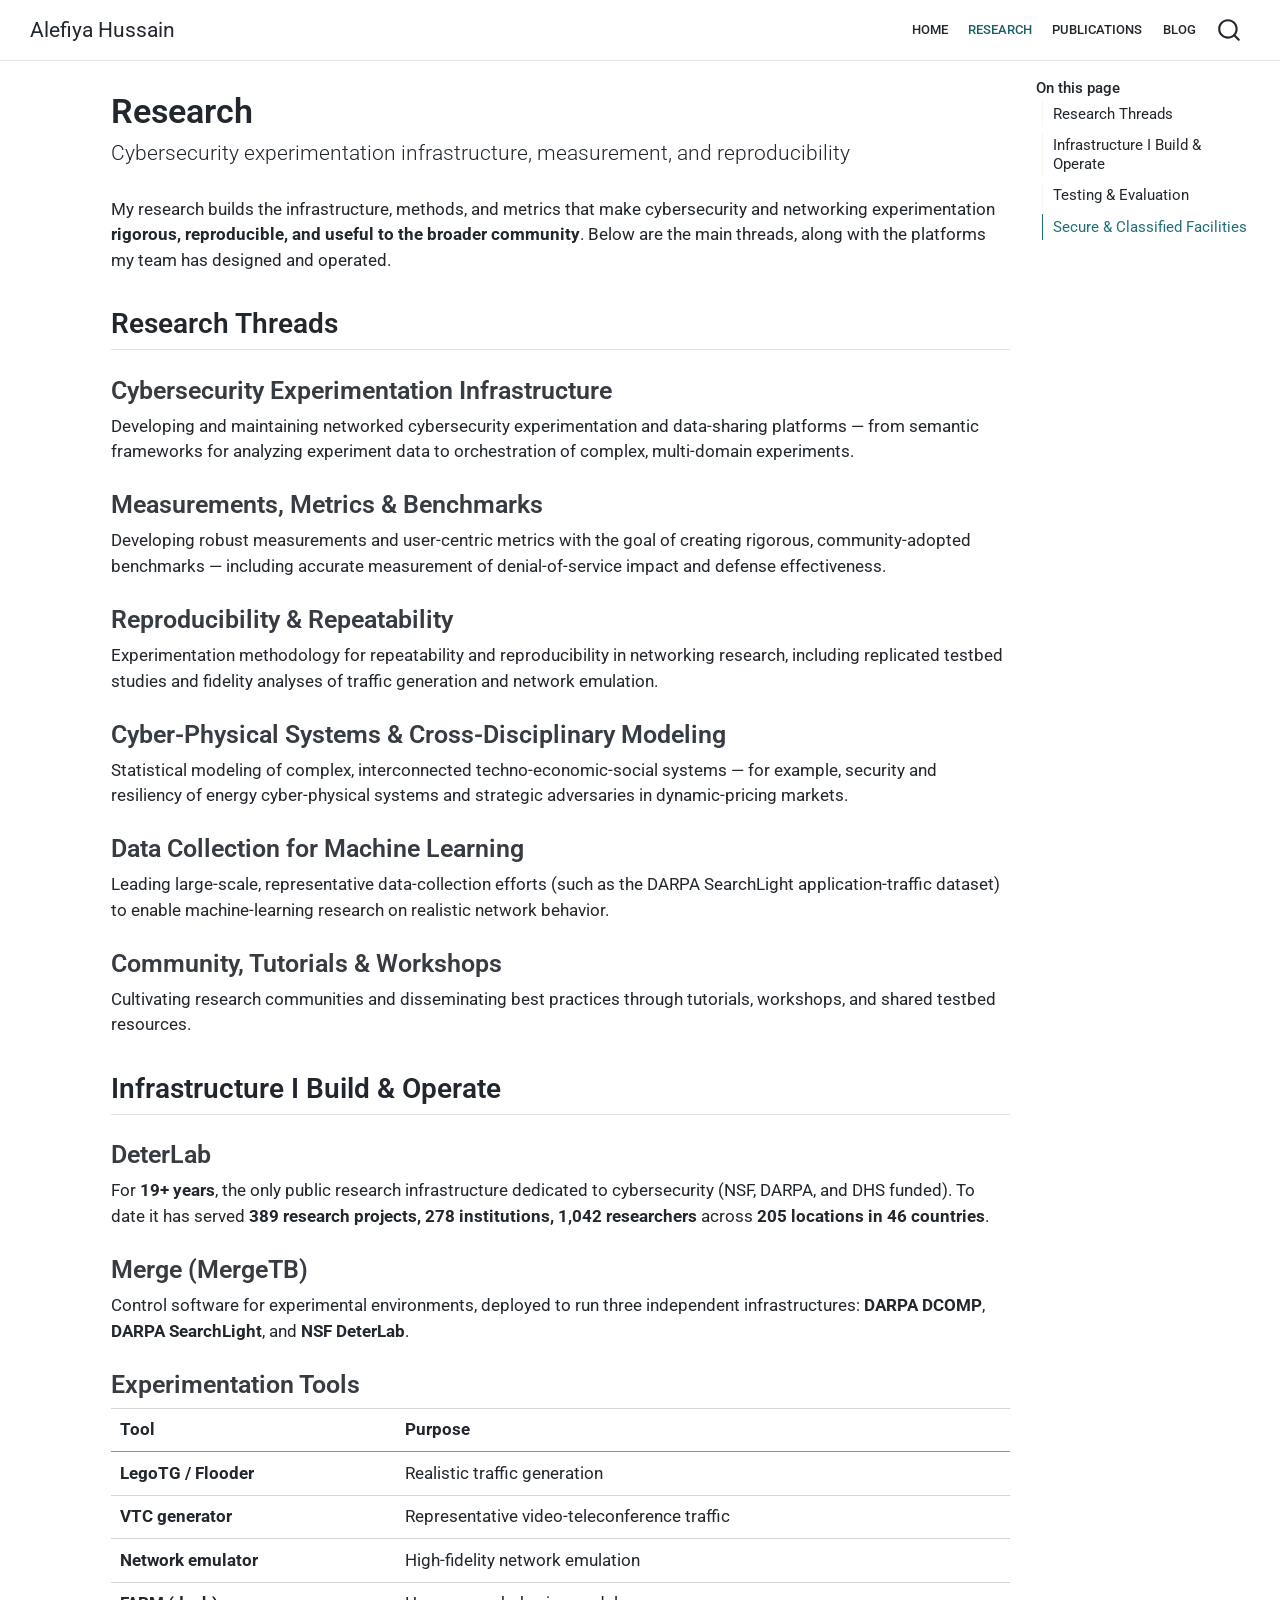
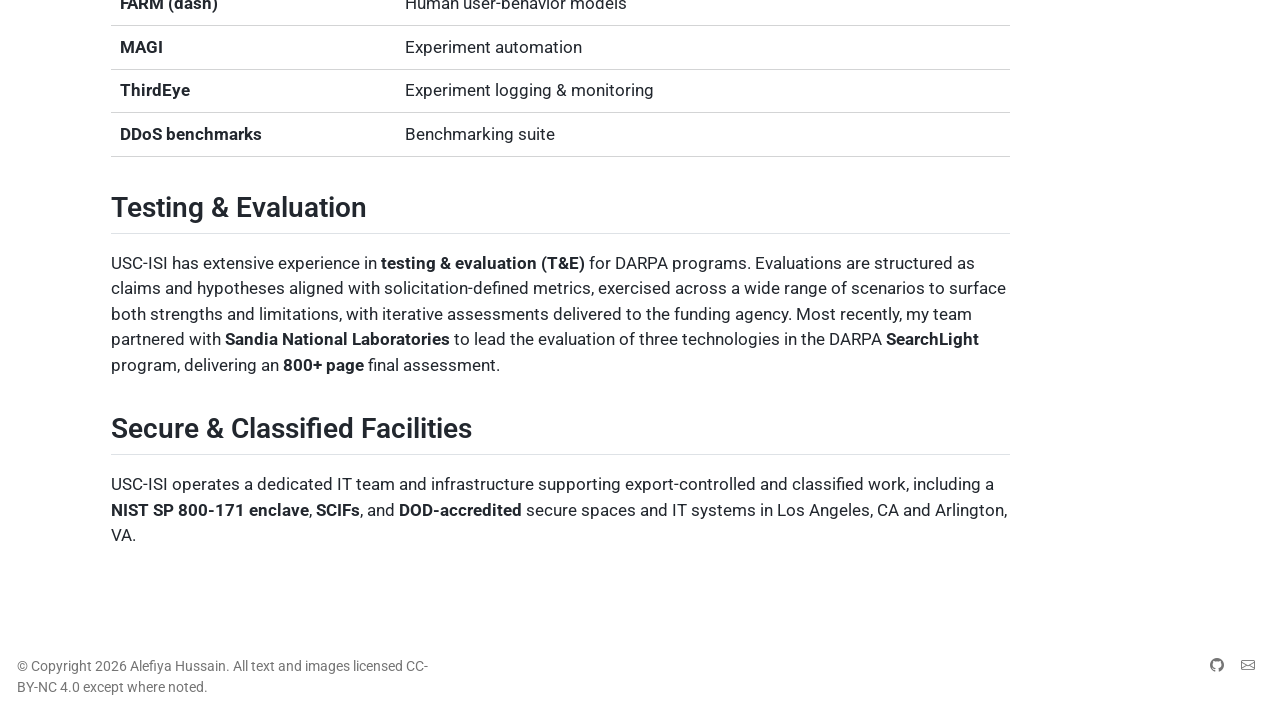
<file: research.html>
<!DOCTYPE html>
<html xmlns="http://www.w3.org/1999/xhtml" lang="en" xml:lang="en"><head>

<meta charset="utf-8">
<meta name="generator" content="quarto-1.9.38">

<meta name="viewport" content="width=device-width, initial-scale=1.0, user-scalable=yes">


<title>Research – Alefiya Hussain</title>
<style>
/* Default styles provided by pandoc.
** See https://pandoc.org/MANUAL.html#variables-for-html for config info.
*/
code{white-space: pre-wrap;}
span.smallcaps{font-variant: small-caps;}
div.columns{display: flex; gap: min(4vw, 1.5em);}
div.column{flex: auto; overflow-x: auto;}
div.hanging-indent{margin-left: 1.5em; text-indent: -1.5em;}
ul.task-list{list-style: none;}
ul.task-list li input[type="checkbox"] {
  width: 0.8em;
  margin: 0 0.8em 0.2em -1em; /* quarto-specific, see https://github.com/quarto-dev/quarto-cli/issues/4556 */ 
  vertical-align: middle;
}
</style>


<script src="site_libs/quarto-nav/quarto-nav.js"></script>
<script src="site_libs/quarto-nav/headroom.min.js"></script>
<script src="site_libs/clipboard/clipboard.min.js"></script>
<script src="site_libs/quarto-search/autocomplete.umd.js"></script>
<script src="site_libs/quarto-search/fuse.min.js"></script>
<script src="site_libs/quarto-search/quarto-search.js"></script>
<meta name="quarto:offset" content="./">
<script src="site_libs/quarto-html/quarto.js" type="module"></script>
<script src="site_libs/quarto-html/tabsets/tabsets.js" type="module"></script>
<script src="site_libs/quarto-html/popper.min.js"></script>
<script src="site_libs/quarto-html/tippy.umd.min.js"></script>
<script src="site_libs/quarto-html/anchor.min.js"></script>
<link href="site_libs/quarto-html/tippy.css" rel="stylesheet">
<link href="site_libs/quarto-html/quarto-syntax-highlighting-15634bcf2e68342d4ad2dfa704d543f6.css" rel="stylesheet" id="quarto-text-highlighting-styles">
<script src="site_libs/bootstrap/bootstrap.min.js"></script>
<link href="site_libs/bootstrap/bootstrap-icons.css" rel="stylesheet">
<link href="site_libs/bootstrap/bootstrap-ed3dc5c6a35fa86166fe4016ddd47a6c.min.css" rel="stylesheet" append-hash="true" id="quarto-bootstrap" data-mode="light">
<script id="quarto-search-options" type="application/json">{
  "location": "navbar",
  "copy-button": false,
  "collapse-after": 3,
  "panel-placement": "end",
  "type": "overlay",
  "limit": 50,
  "keyboard-shortcut": [
    "f",
    "/",
    "s"
  ],
  "show-item-context": false,
  "language": {
    "search-no-results-text": "No results",
    "search-matching-documents-text": "matching documents",
    "search-copy-link-title": "Copy link to search",
    "search-hide-matches-text": "Hide additional matches",
    "search-more-match-text": "more match in this document",
    "search-more-matches-text": "more matches in this document",
    "search-clear-button-title": "Clear",
    "search-text-placeholder": "",
    "search-detached-cancel-button-title": "Cancel",
    "search-submit-button-title": "Submit",
    "search-label": "Search"
  }
}</script>


<link rel="stylesheet" href="styles.css">
<meta property="og:title" content="Research – Alefiya Hussain">
<meta property="og:description" content="Cybersecurity experimentation infrastructure, measurement, and reproducibility">
<meta property="og:site_name" content="Alefiya Hussain">
<meta property="og:locale" content="en_US">
</head>

<body class="nav-fixed quarto-light">

<div id="quarto-search-results"></div>
  <header id="quarto-header" class="headroom fixed-top">
    <nav class="navbar navbar-expand-lg " data-bs-theme="dark">
      <div class="navbar-container container-fluid">
      <div class="navbar-brand-container mx-auto">
    <a class="navbar-brand" href="./index.html">
    <span class="navbar-title">Alefiya Hussain</span>
    </a>
  </div>
            <div id="quarto-search" class="" title="Search"></div>
          <button class="navbar-toggler" type="button" data-bs-toggle="collapse" data-bs-target="#navbarCollapse" aria-controls="navbarCollapse" role="menu" aria-expanded="false" aria-label="Toggle navigation" onclick="if (window.quartoToggleHeadroom) { window.quartoToggleHeadroom(); }">
  <span class="navbar-toggler-icon"></span>
</button>
          <div class="collapse navbar-collapse" id="navbarCollapse">
            <ul class="navbar-nav navbar-nav-scroll ms-auto">
  <li class="nav-item">
    <a class="nav-link" href="./index.html"> 
<span class="menu-text">Home</span></a>
  </li>  
  <li class="nav-item">
    <a class="nav-link active" href="./research.html" aria-current="page"> 
<span class="menu-text">Research</span></a>
  </li>  
  <li class="nav-item">
    <a class="nav-link" href="./publications.html"> 
<span class="menu-text">Publications</span></a>
  </li>  
  <li class="nav-item">
    <a class="nav-link" href="./blog.html"> 
<span class="menu-text">Blog</span></a>
  </li>  
</ul>
          </div> <!-- /navcollapse -->
            <div class="quarto-navbar-tools">
</div>
      </div> <!-- /container-fluid -->
    </nav>
</header>
<!-- content -->
<div id="quarto-content" class="quarto-container page-columns page-rows-contents page-layout-article page-navbar">
<!-- sidebar -->
<!-- margin-sidebar -->
    <div id="quarto-margin-sidebar" class="sidebar margin-sidebar">
        <nav id="TOC" role="doc-toc" class="toc-active">
    <h2 id="toc-title">On this page</h2>
   
  <ul>
  <li><a href="#research-threads" id="toc-research-threads" class="nav-link active" data-scroll-target="#research-threads">Research Threads</a>
  <ul class="collapse">
  <li><a href="#cybersecurity-experimentation-infrastructure" id="toc-cybersecurity-experimentation-infrastructure" class="nav-link" data-scroll-target="#cybersecurity-experimentation-infrastructure">Cybersecurity Experimentation Infrastructure</a></li>
  <li><a href="#measurements-metrics-benchmarks" id="toc-measurements-metrics-benchmarks" class="nav-link" data-scroll-target="#measurements-metrics-benchmarks">Measurements, Metrics &amp; Benchmarks</a></li>
  <li><a href="#reproducibility-repeatability" id="toc-reproducibility-repeatability" class="nav-link" data-scroll-target="#reproducibility-repeatability">Reproducibility &amp; Repeatability</a></li>
  <li><a href="#cyber-physical-systems-cross-disciplinary-modeling" id="toc-cyber-physical-systems-cross-disciplinary-modeling" class="nav-link" data-scroll-target="#cyber-physical-systems-cross-disciplinary-modeling">Cyber-Physical Systems &amp; Cross-Disciplinary Modeling</a></li>
  <li><a href="#data-collection-for-machine-learning" id="toc-data-collection-for-machine-learning" class="nav-link" data-scroll-target="#data-collection-for-machine-learning">Data Collection for Machine Learning</a></li>
  <li><a href="#community-tutorials-workshops" id="toc-community-tutorials-workshops" class="nav-link" data-scroll-target="#community-tutorials-workshops">Community, Tutorials &amp; Workshops</a></li>
  </ul></li>
  <li><a href="#infrastructure-i-build-operate" id="toc-infrastructure-i-build-operate" class="nav-link" data-scroll-target="#infrastructure-i-build-operate">Infrastructure I Build &amp; Operate</a>
  <ul class="collapse">
  <li><a href="#deterlab" id="toc-deterlab" class="nav-link" data-scroll-target="#deterlab">DeterLab</a></li>
  <li><a href="#merge-mergetb" id="toc-merge-mergetb" class="nav-link" data-scroll-target="#merge-mergetb">Merge (MergeTB)</a></li>
  <li><a href="#experimentation-tools" id="toc-experimentation-tools" class="nav-link" data-scroll-target="#experimentation-tools">Experimentation Tools</a></li>
  </ul></li>
  <li><a href="#testing-evaluation" id="toc-testing-evaluation" class="nav-link" data-scroll-target="#testing-evaluation">Testing &amp; Evaluation</a></li>
  <li><a href="#secure-classified-facilities" id="toc-secure-classified-facilities" class="nav-link" data-scroll-target="#secure-classified-facilities">Secure &amp; Classified Facilities</a></li>
  </ul>
</nav>
    </div>
<!-- main -->
<main class="content" id="quarto-document-content">

<header id="title-block-header" class="quarto-title-block default">
<div class="quarto-title">
<h1 class="title">Research</h1>
<p class="subtitle lead">Cybersecurity experimentation infrastructure, measurement, and reproducibility</p>
</div>



<div class="quarto-title-meta">

    
  
    
  </div>
  


</header>


<p>My research builds the infrastructure, methods, and metrics that make cybersecurity and networking experimentation <strong>rigorous, reproducible, and useful to the broader community</strong>. Below are the main threads, along with the platforms my team has designed and operated.</p>
<section id="research-threads" class="level2">
<h2 class="anchored" data-anchor-id="research-threads">Research Threads</h2>
<section id="cybersecurity-experimentation-infrastructure" class="level3">
<h3 class="anchored" data-anchor-id="cybersecurity-experimentation-infrastructure">Cybersecurity Experimentation Infrastructure</h3>
<p>Developing and maintaining networked cybersecurity experimentation and data-sharing platforms — from semantic frameworks for analyzing experiment data to orchestration of complex, multi-domain experiments.</p>
</section>
<section id="measurements-metrics-benchmarks" class="level3">
<h3 class="anchored" data-anchor-id="measurements-metrics-benchmarks">Measurements, Metrics &amp; Benchmarks</h3>
<p>Developing robust measurements and user-centric metrics with the goal of creating rigorous, community-adopted benchmarks — including accurate measurement of denial-of-service impact and defense effectiveness.</p>
</section>
<section id="reproducibility-repeatability" class="level3">
<h3 class="anchored" data-anchor-id="reproducibility-repeatability">Reproducibility &amp; Repeatability</h3>
<p>Experimentation methodology for repeatability and reproducibility in networking research, including replicated testbed studies and fidelity analyses of traffic generation and network emulation.</p>
</section>
<section id="cyber-physical-systems-cross-disciplinary-modeling" class="level3">
<h3 class="anchored" data-anchor-id="cyber-physical-systems-cross-disciplinary-modeling">Cyber-Physical Systems &amp; Cross-Disciplinary Modeling</h3>
<p>Statistical modeling of complex, interconnected techno-economic-social systems — for example, security and resiliency of energy cyber-physical systems and strategic adversaries in dynamic-pricing markets.</p>
</section>
<section id="data-collection-for-machine-learning" class="level3">
<h3 class="anchored" data-anchor-id="data-collection-for-machine-learning">Data Collection for Machine Learning</h3>
<p>Leading large-scale, representative data-collection efforts (such as the DARPA SearchLight application-traffic dataset) to enable machine-learning research on realistic network behavior.</p>
</section>
<section id="community-tutorials-workshops" class="level3">
<h3 class="anchored" data-anchor-id="community-tutorials-workshops">Community, Tutorials &amp; Workshops</h3>
<p>Cultivating research communities and disseminating best practices through tutorials, workshops, and shared testbed resources.</p>
</section>
</section>
<section id="infrastructure-i-build-operate" class="level2">
<h2 class="anchored" data-anchor-id="infrastructure-i-build-operate">Infrastructure I Build &amp; Operate</h2>
<section id="deterlab" class="level3">
<h3 class="anchored" data-anchor-id="deterlab">DeterLab</h3>
<p>For <strong>19+ years</strong>, the only public research infrastructure dedicated to cybersecurity (NSF, DARPA, and DHS funded). To date it has served <strong>389 research projects, 278 institutions, 1,042 researchers</strong> across <strong>205 locations in 46 countries</strong>.</p>
</section>
<section id="merge-mergetb" class="level3">
<h3 class="anchored" data-anchor-id="merge-mergetb">Merge (MergeTB)</h3>
<p>Control software for experimental environments, deployed to run three independent infrastructures: <strong>DARPA DCOMP</strong>, <strong>DARPA SearchLight</strong>, and <strong>NSF DeterLab</strong>.</p>
</section>
<section id="experimentation-tools" class="level3">
<h3 class="anchored" data-anchor-id="experimentation-tools">Experimentation Tools</h3>
<table class="caption-top table">
<thead>
<tr class="header">
<th>Tool</th>
<th>Purpose</th>
</tr>
</thead>
<tbody>
<tr class="odd">
<td><strong>LegoTG / Flooder</strong></td>
<td>Realistic traffic generation</td>
</tr>
<tr class="even">
<td><strong>VTC generator</strong></td>
<td>Representative video-teleconference traffic</td>
</tr>
<tr class="odd">
<td><strong>Network emulator</strong></td>
<td>High-fidelity network emulation</td>
</tr>
<tr class="even">
<td><strong>FARM (dash)</strong></td>
<td>Human user-behavior models</td>
</tr>
<tr class="odd">
<td><strong>MAGI</strong></td>
<td>Experiment automation</td>
</tr>
<tr class="even">
<td><strong>ThirdEye</strong></td>
<td>Experiment logging &amp; monitoring</td>
</tr>
<tr class="odd">
<td><strong>DDoS benchmarks</strong></td>
<td>Benchmarking suite</td>
</tr>
</tbody>
</table>
</section>
</section>
<section id="testing-evaluation" class="level2">
<h2 class="anchored" data-anchor-id="testing-evaluation">Testing &amp; Evaluation</h2>
<p>USC-ISI has extensive experience in <strong>testing &amp; evaluation (T&amp;E)</strong> for DARPA programs. Evaluations are structured as claims and hypotheses aligned with solicitation-defined metrics, exercised across a wide range of scenarios to surface both strengths and limitations, with iterative assessments delivered to the funding agency. Most recently, my team partnered with <strong>Sandia National Laboratories</strong> to lead the evaluation of three technologies in the DARPA <strong>SearchLight</strong> program, delivering an <strong>800+ page</strong> final assessment.</p>
</section>
<section id="secure-classified-facilities" class="level2">
<h2 class="anchored" data-anchor-id="secure-classified-facilities">Secure &amp; Classified Facilities</h2>
<p>USC-ISI operates a dedicated IT team and infrastructure supporting export-controlled and classified work, including a <strong>NIST SP 800-171 enclave</strong>, <strong>SCIFs</strong>, and <strong>DOD-accredited</strong> secure spaces and IT systems in Los Angeles, CA and Arlington, VA.</p>


</section>

</main> <!-- /main -->
<script id="quarto-html-after-body" type="application/javascript">
  window.document.addEventListener("DOMContentLoaded", function (event) {
    const icon = "";
    const anchorJS = new window.AnchorJS();
    anchorJS.options = {
      placement: 'right',
      icon: icon
    };
    anchorJS.add('.anchored');
    const isCodeAnnotation = (el) => {
      for (const clz of el.classList) {
        if (clz.startsWith('code-annotation-')) {                     
          return true;
        }
      }
      return false;
    }
    const onCopySuccess = function(e) {
      // button target
      const button = e.trigger;
      // don't keep focus
      button.blur();
      // flash "checked"
      button.classList.add('code-copy-button-checked');
      var currentTitle = button.getAttribute("title");
      button.setAttribute("title", "Copied!");
      let tooltip;
      if (window.bootstrap) {
        button.setAttribute("data-bs-toggle", "tooltip");
        button.setAttribute("data-bs-placement", "left");
        button.setAttribute("data-bs-title", "Copied!");
        tooltip = new bootstrap.Tooltip(button, 
          { trigger: "manual", 
            customClass: "code-copy-button-tooltip",
            offset: [0, -8]});
        tooltip.show();    
      }
      setTimeout(function() {
        if (tooltip) {
          tooltip.hide();
          button.removeAttribute("data-bs-title");
          button.removeAttribute("data-bs-toggle");
          button.removeAttribute("data-bs-placement");
        }
        button.setAttribute("title", currentTitle);
        button.classList.remove('code-copy-button-checked');
      }, 1000);
      // clear code selection
      e.clearSelection();
    }
    const getTextToCopy = function(trigger) {
      const outerScaffold = trigger.parentElement.cloneNode(true);
      const codeEl = outerScaffold.querySelector('code');
      for (const childEl of codeEl.children) {
        if (isCodeAnnotation(childEl)) {
          childEl.remove();
        }
      }
      return codeEl.innerText;
    }
    const clipboard = new window.ClipboardJS('.code-copy-button:not([data-in-quarto-modal])', {
      text: getTextToCopy
    });
    clipboard.on('success', onCopySuccess);
    if (window.document.getElementById('quarto-embedded-source-code-modal')) {
      const clipboardModal = new window.ClipboardJS('.code-copy-button[data-in-quarto-modal]', {
        text: getTextToCopy,
        container: window.document.getElementById('quarto-embedded-source-code-modal')
      });
      clipboardModal.on('success', onCopySuccess);
    }
      var localhostRegex = new RegExp(/^(?:http|https):\/\/localhost\:?[0-9]*\//);
      var mailtoRegex = new RegExp(/^mailto:/);
        var filterRegex = new RegExp("https:\/\/alefiyahussain\.github\.io");
      var isInternal = (href) => {
          return filterRegex.test(href) || localhostRegex.test(href) || mailtoRegex.test(href);
      }
      // Inspect non-navigation links and adorn them if external
     var links = window.document.querySelectorAll('a[href]:not(.nav-link):not(.navbar-brand):not(.toc-action):not(.sidebar-link):not(.sidebar-item-toggle):not(.pagination-link):not(.no-external):not([aria-hidden]):not(.dropdown-item):not(.quarto-navigation-tool):not(.about-link)');
      for (var i=0; i<links.length; i++) {
        const link = links[i];
        if (!isInternal(link.href)) {
          // undo the damage that might have been done by quarto-nav.js in the case of
          // links that we want to consider external
          if (link.dataset.originalHref !== undefined) {
            link.href = link.dataset.originalHref;
          }
        }
      }
    function tippyHover(el, contentFn, onTriggerFn, onUntriggerFn) {
      const config = {
        allowHTML: true,
        maxWidth: 500,
        delay: 100,
        arrow: false,
        appendTo: function(el) {
            return el.parentElement;
        },
        interactive: true,
        interactiveBorder: 10,
        theme: 'quarto',
        placement: 'bottom-start',
      };
      if (contentFn) {
        config.content = contentFn;
      }
      if (onTriggerFn) {
        config.onTrigger = onTriggerFn;
      }
      if (onUntriggerFn) {
        config.onUntrigger = onUntriggerFn;
      }
      window.tippy(el, config); 
    }
    const noterefs = window.document.querySelectorAll('a[role="doc-noteref"]');
    for (var i=0; i<noterefs.length; i++) {
      const ref = noterefs[i];
      tippyHover(ref, function() {
        // use id or data attribute instead here
        let href = ref.getAttribute('data-footnote-href') || ref.getAttribute('href');
        try { href = new URL(href).hash; } catch {}
        const id = href.replace(/^#\/?/, "");
        const note = window.document.getElementById(id);
        if (note) {
          return note.innerHTML;
        } else {
          return "";
        }
      });
    }
    const xrefs = window.document.querySelectorAll('a.quarto-xref');
    const processXRef = (id, note) => {
      // Strip column container classes
      const stripColumnClz = (el) => {
        el.classList.remove("page-full", "page-columns");
        if (el.children) {
          for (const child of el.children) {
            stripColumnClz(child);
          }
        }
      }
      stripColumnClz(note)
      if (id === null || id.startsWith('sec-')) {
        // Special case sections, only their first couple elements
        const container = document.createElement("div");
        if (note.children && note.children.length > 2) {
          container.appendChild(note.children[0].cloneNode(true));
          for (let i = 1; i < note.children.length; i++) {
            const child = note.children[i];
            if (child.tagName === "P" && child.innerText === "") {
              continue;
            } else {
              container.appendChild(child.cloneNode(true));
              break;
            }
          }
          if (window.Quarto?.typesetMath) {
            window.Quarto.typesetMath(container);
          }
          return container.innerHTML
        } else {
          if (window.Quarto?.typesetMath) {
            window.Quarto.typesetMath(note);
          }
          return note.innerHTML;
        }
      } else {
        // Remove any anchor links if they are present
        const anchorLink = note.querySelector('a.anchorjs-link');
        if (anchorLink) {
          anchorLink.remove();
        }
        if (window.Quarto?.typesetMath) {
          window.Quarto.typesetMath(note);
        }
        if (note.classList.contains("callout")) {
          return note.outerHTML;
        } else {
          return note.innerHTML;
        }
      }
    }
    for (var i=0; i<xrefs.length; i++) {
      const xref = xrefs[i];
      tippyHover(xref, undefined, function(instance) {
        instance.disable();
        let url = xref.getAttribute('href');
        let hash = undefined; 
        if (url.startsWith('#')) {
          hash = url;
        } else {
          try { hash = new URL(url).hash; } catch {}
        }
        if (hash) {
          const id = hash.replace(/^#\/?/, "");
          const note = window.document.getElementById(id);
          if (note !== null) {
            try {
              const html = processXRef(id, note.cloneNode(true));
              instance.setContent(html);
            } finally {
              instance.enable();
              instance.show();
            }
          } else {
            // See if we can fetch this
            fetch(url.split('#')[0])
            .then(res => res.text())
            .then(html => {
              const parser = new DOMParser();
              const htmlDoc = parser.parseFromString(html, "text/html");
              const note = htmlDoc.getElementById(id);
              if (note !== null) {
                const html = processXRef(id, note);
                instance.setContent(html);
              } 
            }).finally(() => {
              instance.enable();
              instance.show();
            });
          }
        } else {
          // See if we can fetch a full url (with no hash to target)
          // This is a special case and we should probably do some content thinning / targeting
          fetch(url)
          .then(res => res.text())
          .then(html => {
            const parser = new DOMParser();
            const htmlDoc = parser.parseFromString(html, "text/html");
            const note = htmlDoc.querySelector('main.content');
            if (note !== null) {
              // This should only happen for chapter cross references
              // (since there is no id in the URL)
              // remove the first header
              if (note.children.length > 0 && note.children[0].tagName === "HEADER") {
                note.children[0].remove();
              }
              const html = processXRef(null, note);
              instance.setContent(html);
            } 
          }).finally(() => {
            instance.enable();
            instance.show();
          });
        }
      }, function(instance) {
      });
    }
        let selectedAnnoteEl;
        const selectorForAnnotation = ( cell, annotation) => {
          let cellAttr = 'data-code-cell="' + cell + '"';
          let lineAttr = 'data-code-annotation="' +  annotation + '"';
          const selector = 'span[' + cellAttr + '][' + lineAttr + ']';
          return selector;
        }
        const selectCodeLines = (annoteEl) => {
          const doc = window.document;
          const targetCell = annoteEl.getAttribute("data-target-cell");
          const targetAnnotation = annoteEl.getAttribute("data-target-annotation");
          const annoteSpan = window.document.querySelector(selectorForAnnotation(targetCell, targetAnnotation));
          const lines = annoteSpan.getAttribute("data-code-lines").split(",");
          const lineIds = lines.map((line) => {
            return targetCell + "-" + line;
          })
          let top = null;
          let height = null;
          let parent = null;
          if (lineIds.length > 0) {
              //compute the position of the single el (top and bottom and make a div)
              const el = window.document.getElementById(lineIds[0]);
              top = el.offsetTop;
              height = el.offsetHeight;
              parent = el.parentElement.parentElement;
            if (lineIds.length > 1) {
              const lastEl = window.document.getElementById(lineIds[lineIds.length - 1]);
              const bottom = lastEl.offsetTop + lastEl.offsetHeight;
              height = bottom - top;
            }
            if (top !== null && height !== null && parent !== null) {
              // cook up a div (if necessary) and position it 
              let div = window.document.getElementById("code-annotation-line-highlight");
              if (div === null) {
                div = window.document.createElement("div");
                div.setAttribute("id", "code-annotation-line-highlight");
                div.style.position = 'absolute';
                parent.appendChild(div);
              }
              div.style.top = top - 2 + "px";
              div.style.height = height + 4 + "px";
              div.style.left = 0;
              let gutterDiv = window.document.getElementById("code-annotation-line-highlight-gutter");
              if (gutterDiv === null) {
                gutterDiv = window.document.createElement("div");
                gutterDiv.setAttribute("id", "code-annotation-line-highlight-gutter");
                gutterDiv.style.position = 'absolute';
                const codeCell = window.document.getElementById(targetCell);
                const gutter = codeCell.querySelector('.code-annotation-gutter');
                gutter.appendChild(gutterDiv);
              }
              gutterDiv.style.top = top - 2 + "px";
              gutterDiv.style.height = height + 4 + "px";
            }
            selectedAnnoteEl = annoteEl;
          }
        };
        const unselectCodeLines = () => {
          const elementsIds = ["code-annotation-line-highlight", "code-annotation-line-highlight-gutter"];
          elementsIds.forEach((elId) => {
            const div = window.document.getElementById(elId);
            if (div) {
              div.remove();
            }
          });
          selectedAnnoteEl = undefined;
        };
          // Handle positioning of the toggle
      window.addEventListener(
        "resize",
        throttle(() => {
          elRect = undefined;
          if (selectedAnnoteEl) {
            selectCodeLines(selectedAnnoteEl);
          }
        }, 10)
      );
      function throttle(fn, ms) {
      let throttle = false;
      let timer;
        return (...args) => {
          if(!throttle) { // first call gets through
              fn.apply(this, args);
              throttle = true;
          } else { // all the others get throttled
              if(timer) clearTimeout(timer); // cancel #2
              timer = setTimeout(() => {
                fn.apply(this, args);
                timer = throttle = false;
              }, ms);
          }
        };
      }
        // Attach click handler to the DT
        const annoteDls = window.document.querySelectorAll('dt[data-target-cell]');
        for (const annoteDlNode of annoteDls) {
          annoteDlNode.addEventListener('click', (event) => {
            const clickedEl = event.target;
            if (clickedEl !== selectedAnnoteEl) {
              unselectCodeLines();
              const activeEl = window.document.querySelector('dt[data-target-cell].code-annotation-active');
              if (activeEl) {
                activeEl.classList.remove('code-annotation-active');
              }
              selectCodeLines(clickedEl);
              clickedEl.classList.add('code-annotation-active');
            } else {
              // Unselect the line
              unselectCodeLines();
              clickedEl.classList.remove('code-annotation-active');
            }
          });
        }
    const findCites = (el) => {
      const parentEl = el.parentElement;
      if (parentEl) {
        const cites = parentEl.dataset.cites;
        if (cites) {
          return {
            el,
            cites: cites.split(' ')
          };
        } else {
          return findCites(el.parentElement)
        }
      } else {
        return undefined;
      }
    };
    var bibliorefs = window.document.querySelectorAll('a[role="doc-biblioref"]');
    for (var i=0; i<bibliorefs.length; i++) {
      const ref = bibliorefs[i];
      const citeInfo = findCites(ref);
      if (citeInfo) {
        tippyHover(citeInfo.el, function() {
          var popup = window.document.createElement('div');
          citeInfo.cites.forEach(function(cite) {
            var citeDiv = window.document.createElement('div');
            citeDiv.classList.add('hanging-indent');
            citeDiv.classList.add('csl-entry');
            var biblioDiv = window.document.getElementById('ref-' + cite);
            if (biblioDiv) {
              citeDiv.innerHTML = biblioDiv.innerHTML;
            }
            popup.appendChild(citeDiv);
          });
          return popup.innerHTML;
        });
      }
    }
  });
  </script>
</div> <!-- /content -->
<footer class="footer">
  <div class="nav-footer">
    <div class="nav-footer-left">
<p>© Copyright 2026 Alefiya Hussain. All text and images licensed CC-BY-NC 4.0 except where noted.</p>
</div>   
    <div class="nav-footer-center">
      &nbsp;
    </div>
    <div class="nav-footer-right">
      <ul class="footer-items list-unstyled">
    <li class="nav-item compact">
    <a class="nav-link" href="https://github.com/alefiyahussain">
      <i class="bi bi-github" role="img">
</i> 
    </a>
  </li>  
    <li class="nav-item compact">
    <a class="nav-link" href="mailto:alefiyah@usc.edu">
      <i class="bi bi-envelope" role="img">
</i> 
    </a>
  </li>  
</ul>
    </div>
  </div>
</footer>




</body></html>
</file>
<file: site_libs/quarto-html/tippy.css>
.tippy-box[data-animation=fade][data-state=hidden]{opacity:0}[data-tippy-root]{max-width:calc(100vw - 10px)}.tippy-box{position:relative;background-color:#333;color:#fff;border-radius:4px;font-size:14px;line-height:1.4;white-space:normal;outline:0;transition-property:transform,visibility,opacity}.tippy-box[data-placement^=top]>.tippy-arrow{bottom:0}.tippy-box[data-placement^=top]>.tippy-arrow:before{bottom:-7px;left:0;border-width:8px 8px 0;border-top-color:initial;transform-origin:center top}.tippy-box[data-placement^=bottom]>.tippy-arrow{top:0}.tippy-box[data-placement^=bottom]>.tippy-arrow:before{top:-7px;left:0;border-width:0 8px 8px;border-bottom-color:initial;transform-origin:center bottom}.tippy-box[data-placement^=left]>.tippy-arrow{right:0}.tippy-box[data-placement^=left]>.tippy-arrow:before{border-width:8px 0 8px 8px;border-left-color:initial;right:-7px;transform-origin:center left}.tippy-box[data-placement^=right]>.tippy-arrow{left:0}.tippy-box[data-placement^=right]>.tippy-arrow:before{left:-7px;border-width:8px 8px 8px 0;border-right-color:initial;transform-origin:center right}.tippy-box[data-inertia][data-state=visible]{transition-timing-function:cubic-bezier(.54,1.5,.38,1.11)}.tippy-arrow{width:16px;height:16px;color:#333}.tippy-arrow:before{content:"";position:absolute;border-color:transparent;border-style:solid}.tippy-content{position:relative;padding:5px 9px;z-index:1}
</file>
<file: site_libs/quarto-html/quarto-syntax-highlighting-15634bcf2e68342d4ad2dfa704d543f6.css>
/* quarto syntax highlight colors */
:root {
  --quarto-hl-ot-color: #003B4F;
  --quarto-hl-at-color: #657422;
  --quarto-hl-ss-color: #20794D;
  --quarto-hl-an-color: #5E5E5E;
  --quarto-hl-fu-color: #4758AB;
  --quarto-hl-st-color: #20794D;
  --quarto-hl-cf-color: #003B4F;
  --quarto-hl-op-color: #5E5E5E;
  --quarto-hl-er-color: #AD0000;
  --quarto-hl-bn-color: #AD0000;
  --quarto-hl-al-color: #AD0000;
  --quarto-hl-va-color: #111111;
  --quarto-hl-bu-color: inherit;
  --quarto-hl-ex-color: inherit;
  --quarto-hl-pp-color: #AD0000;
  --quarto-hl-in-color: #5E5E5E;
  --quarto-hl-vs-color: #20794D;
  --quarto-hl-wa-color: #5E5E5E;
  --quarto-hl-do-color: #5E5E5E;
  --quarto-hl-im-color: #00769E;
  --quarto-hl-ch-color: #20794D;
  --quarto-hl-dt-color: #AD0000;
  --quarto-hl-fl-color: #AD0000;
  --quarto-hl-co-color: #5E5E5E;
  --quarto-hl-cv-color: #5E5E5E;
  --quarto-hl-cn-color: #8f5902;
  --quarto-hl-sc-color: #5E5E5E;
  --quarto-hl-dv-color: #AD0000;
  --quarto-hl-kw-color: #003B4F;
}

/* other quarto variables */
:root {
  --quarto-font-monospace: SFMono-Regular, Menlo, Monaco, Consolas, "Liberation Mono", "Courier New", monospace;
}

/* syntax highlight based on Pandoc's rules */
pre > code.sourceCode > span {
  color: #003B4F;
}

code.sourceCode > span {
  color: #003B4F;
}

div.sourceCode,
div.sourceCode pre.sourceCode {
  color: #003B4F;
}

/* Normal */
code span {
  color: #003B4F;
}

/* Alert */
code span.al {
  color: #AD0000;
  font-style: inherit;
}

/* Annotation */
code span.an {
  color: #5E5E5E;
  font-style: inherit;
}

/* Attribute */
code span.at {
  color: #657422;
  font-style: inherit;
}

/* BaseN */
code span.bn {
  color: #AD0000;
  font-style: inherit;
}

/* BuiltIn */
code span.bu {
  font-style: inherit;
}

/* ControlFlow */
code span.cf {
  color: #003B4F;
  font-weight: bold;
  font-style: inherit;
}

/* Char */
code span.ch {
  color: #20794D;
  font-style: inherit;
}

/* Constant */
code span.cn {
  color: #8f5902;
  font-style: inherit;
}

/* Comment */
code span.co {
  color: #5E5E5E;
  font-style: inherit;
}

/* CommentVar */
code span.cv {
  color: #5E5E5E;
  font-style: italic;
}

/* Documentation */
code span.do {
  color: #5E5E5E;
  font-style: italic;
}

/* DataType */
code span.dt {
  color: #AD0000;
  font-style: inherit;
}

/* DecVal */
code span.dv {
  color: #AD0000;
  font-style: inherit;
}

/* Error */
code span.er {
  color: #AD0000;
  font-style: inherit;
}

/* Extension */
code span.ex {
  font-style: inherit;
}

/* Float */
code span.fl {
  color: #AD0000;
  font-style: inherit;
}

/* Function */
code span.fu {
  color: #4758AB;
  font-style: inherit;
}

/* Import */
code span.im {
  color: #00769E;
  font-style: inherit;
}

/* Information */
code span.in {
  color: #5E5E5E;
  font-style: inherit;
}

/* Keyword */
code span.kw {
  color: #003B4F;
  font-weight: bold;
  font-style: inherit;
}

/* Operator */
code span.op {
  color: #5E5E5E;
  font-style: inherit;
}

/* Other */
code span.ot {
  color: #003B4F;
  font-style: inherit;
}

/* Preprocessor */
code span.pp {
  color: #AD0000;
  font-style: inherit;
}

/* SpecialChar */
code span.sc {
  color: #5E5E5E;
  font-style: inherit;
}

/* SpecialString */
code span.ss {
  color: #20794D;
  font-style: inherit;
}

/* String */
code span.st {
  color: #20794D;
  font-style: inherit;
}

/* Variable */
code span.va {
  color: #111111;
  font-style: inherit;
}

/* VerbatimString */
code span.vs {
  color: #20794D;
  font-style: inherit;
}

/* Warning */
code span.wa {
  color: #5E5E5E;
  font-style: italic;
}

.prevent-inlining {
  content: "</";
}

/*# sourceMappingURL=f23921c56f73e400b49028c9186a1aa0.css.map */
</file>
<file: styles.css>
/* Custom tweaks on top of the sandstone theme */

.navbar {
  border-bottom: 1px solid #e6e6e6;
}

/* About-page bio spacing */
.about-entity .about-links {
  gap: 0.4rem;
}

/* Make the "Research Focus" pseudo-table on the home page breathe */
.column-page h2 {
  margin-top: 2rem;
  padding-bottom: 0.3rem;
  border-bottom: 2px solid #1f6f78;
}

/* Listing cards */
.quarto-listing .listing-title {
  font-weight: 600;
}

/* Publication lists: tighter, readable */
#quarto-content ul li {
  margin-bottom: 0.35rem;
}

/* Footer icons */
.nav-footer .nav-link {
  padding-left: 0.5rem;
}
</file>
